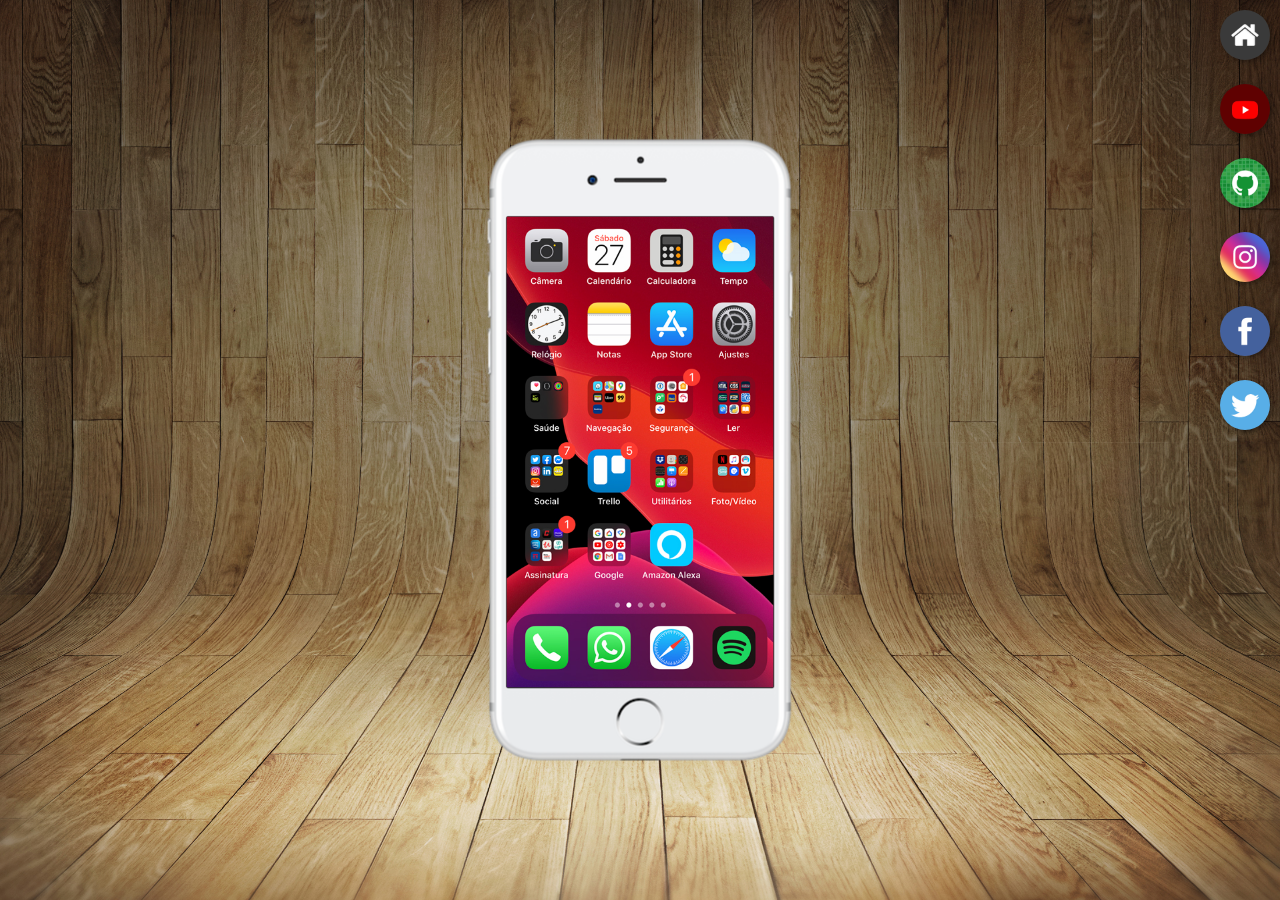
<file: index.html>
<!DOCTYPE html>
<html lang="en">
<head>
    <meta charset="UTF-8">
    <meta http-equiv="X-UA-Compatible" content="IE=edge">
    <meta name="viewport" content="width=device-width, initial-scale=1.0">
    <title>Social Media</title>
    <link rel="stylesheet" href="estilos/style.css">
</head>
<body>
     <main>
        <section id="smartphone">
            <iframe src="home.html" frameborder="0" name="tela" id="tela">Imcompatível</iframe>

        </section>
        <section id="redessociais">
            <a href="home.html" target="tela"><img src="imagens/logo-home.jpg" alt="Home"></a><br>
            <a href="youtube.html" target="tela"><img src="imagens/logo-youtube.jpg" alt="Youtube"></a><br>
            <a href="github.html" target="tela"><img src="imagens/logo-github.jpg" alt="Github"></a><br>
            <a href="instagram.html" target="tela"><img src="imagens/logo-instagram.jpg" alt="Instagram"></a><br>
            <a href="facebook.html" target="tela"><img src="imagens/logo-facebook.jpg" alt="Facebook"></a><br>
            <a href="twitter.html" target="tela"> <img src="imagens/logo-twitter.jpg" alt="logo-twitter"></a>

        </section>
     </main>
    
</body>
</html>
</file>
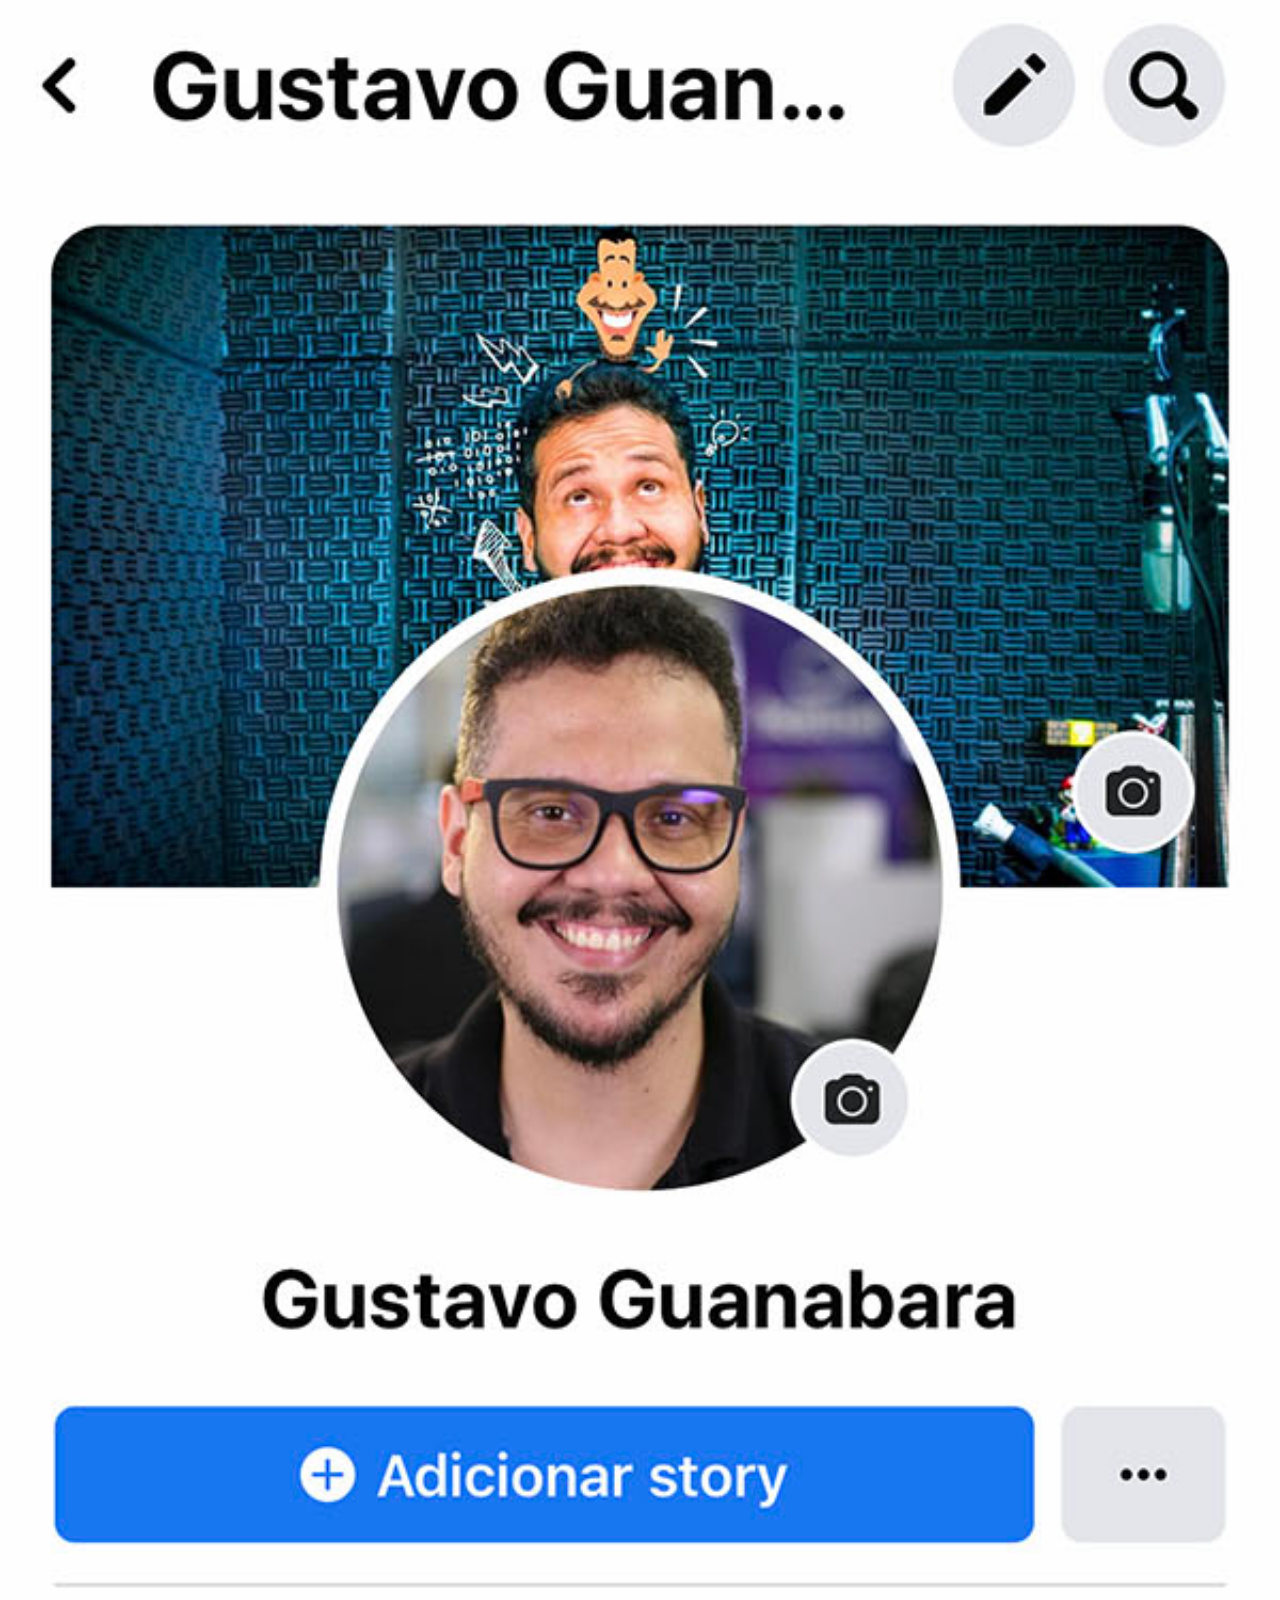
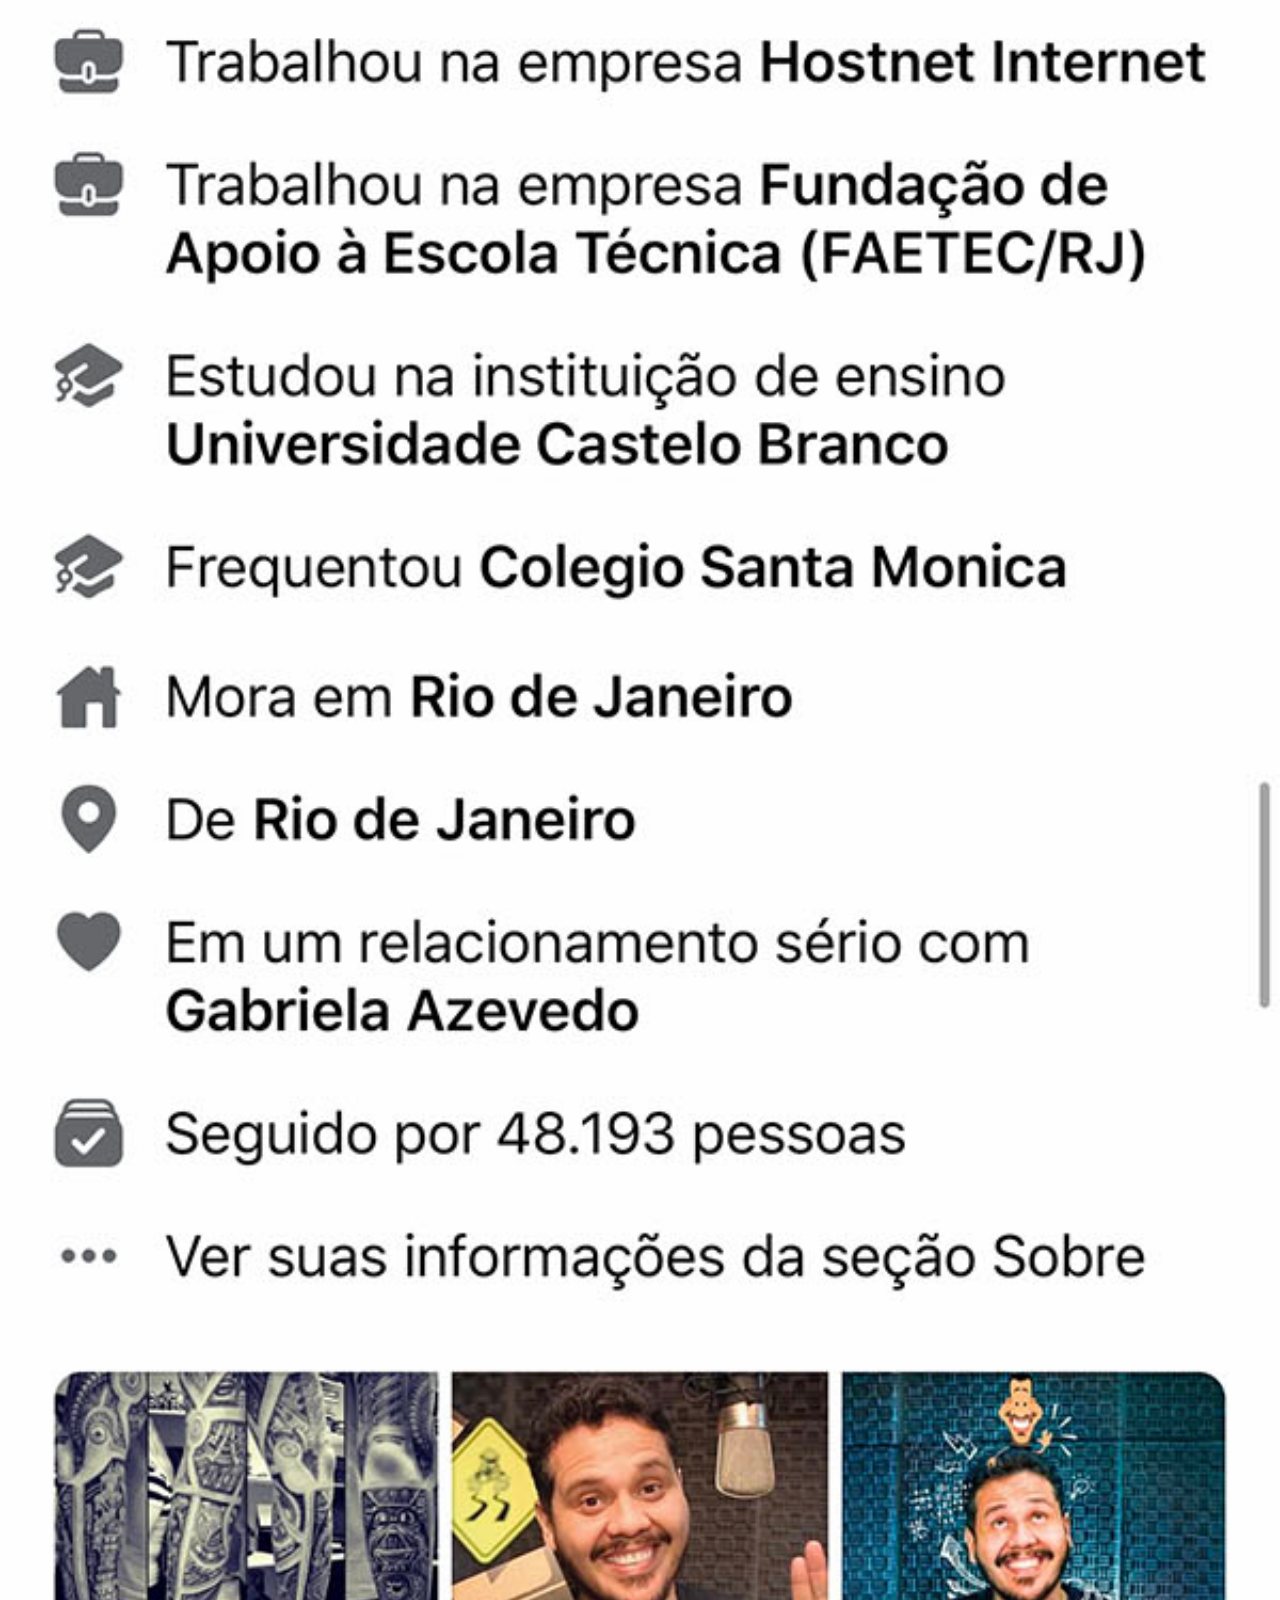
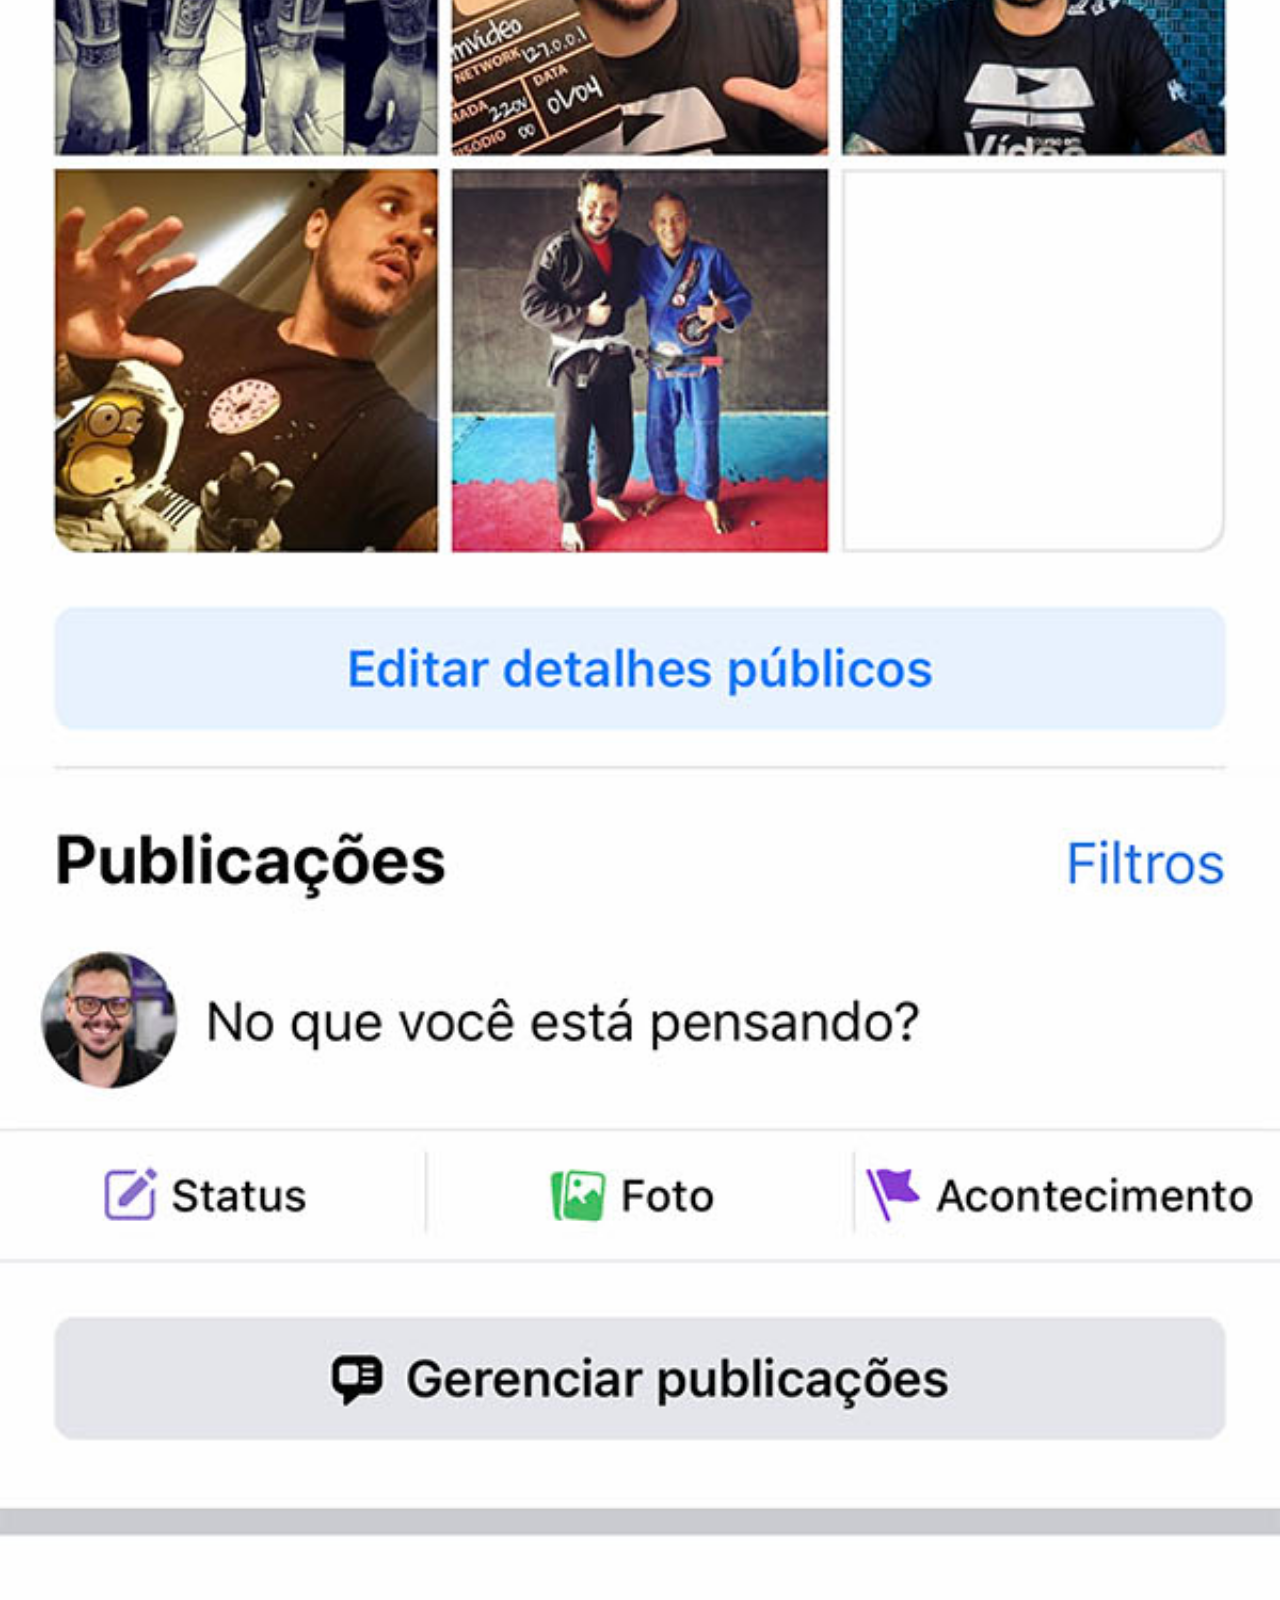
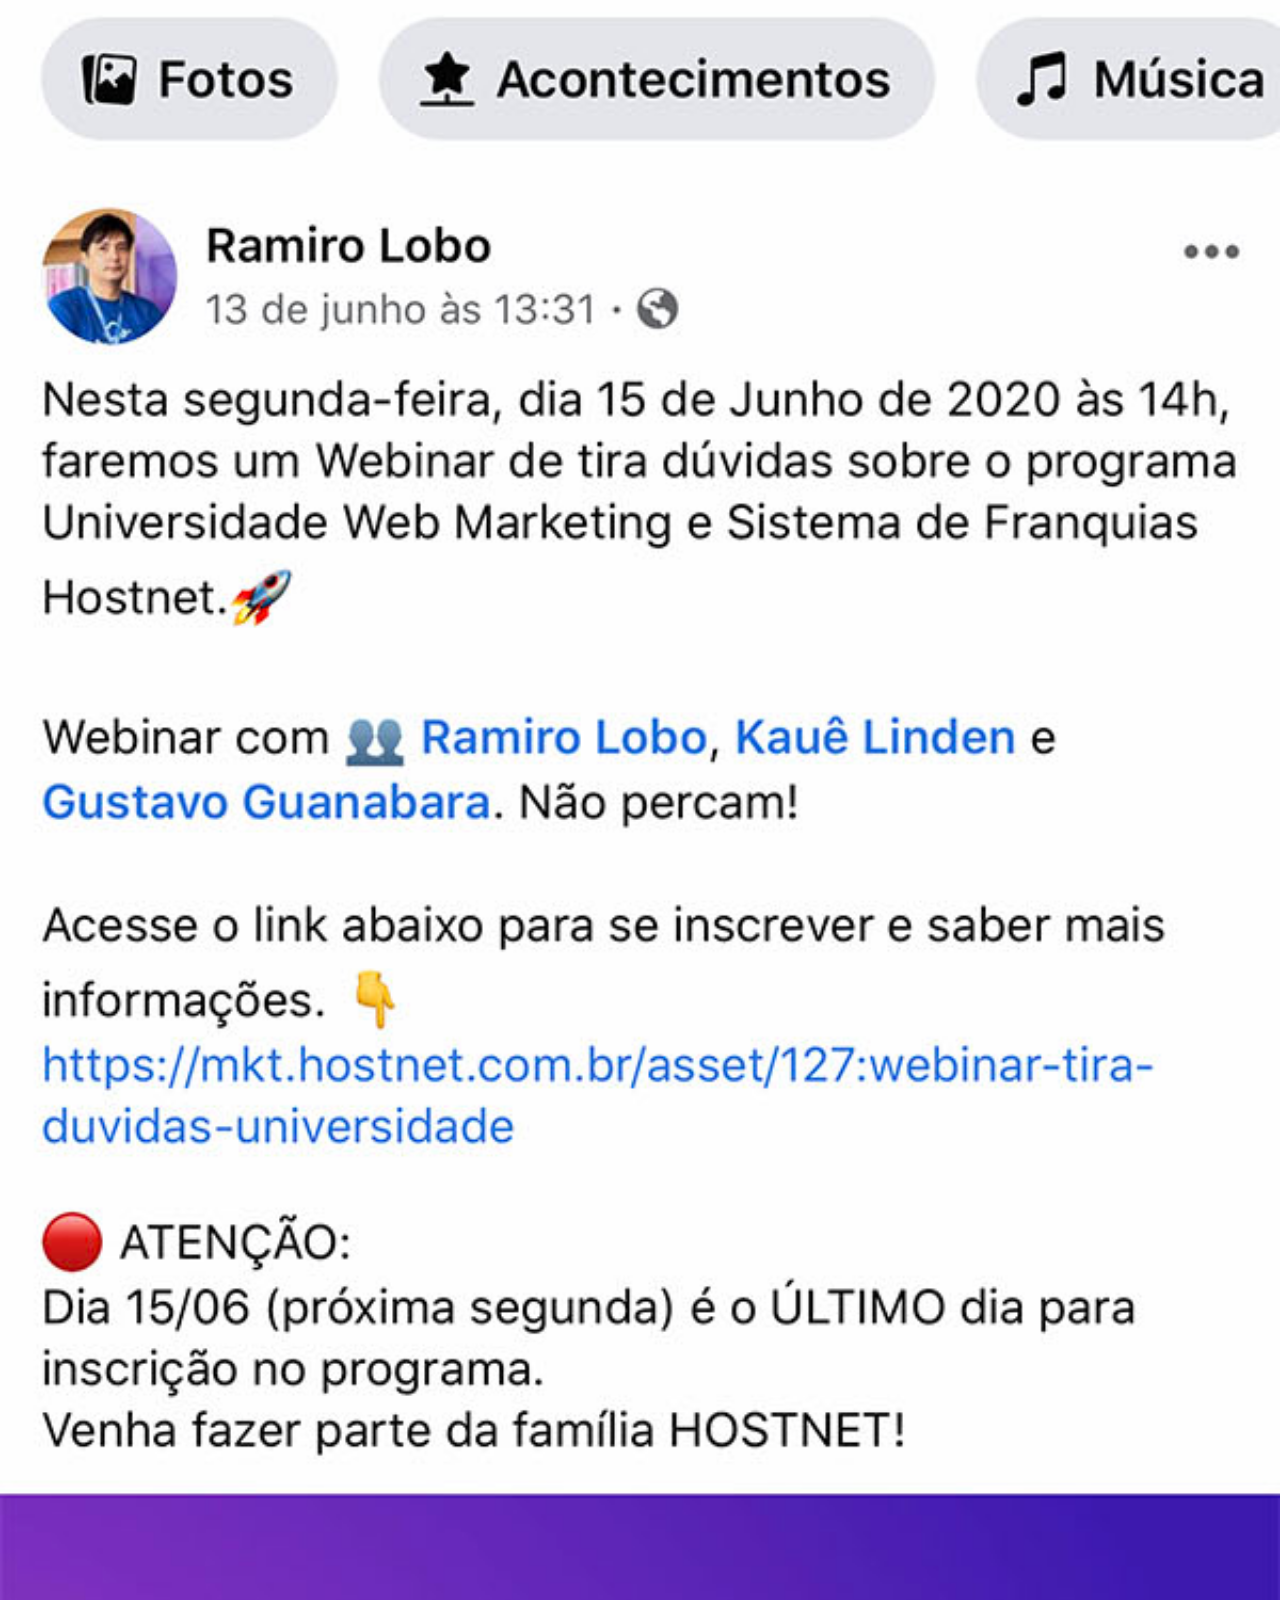
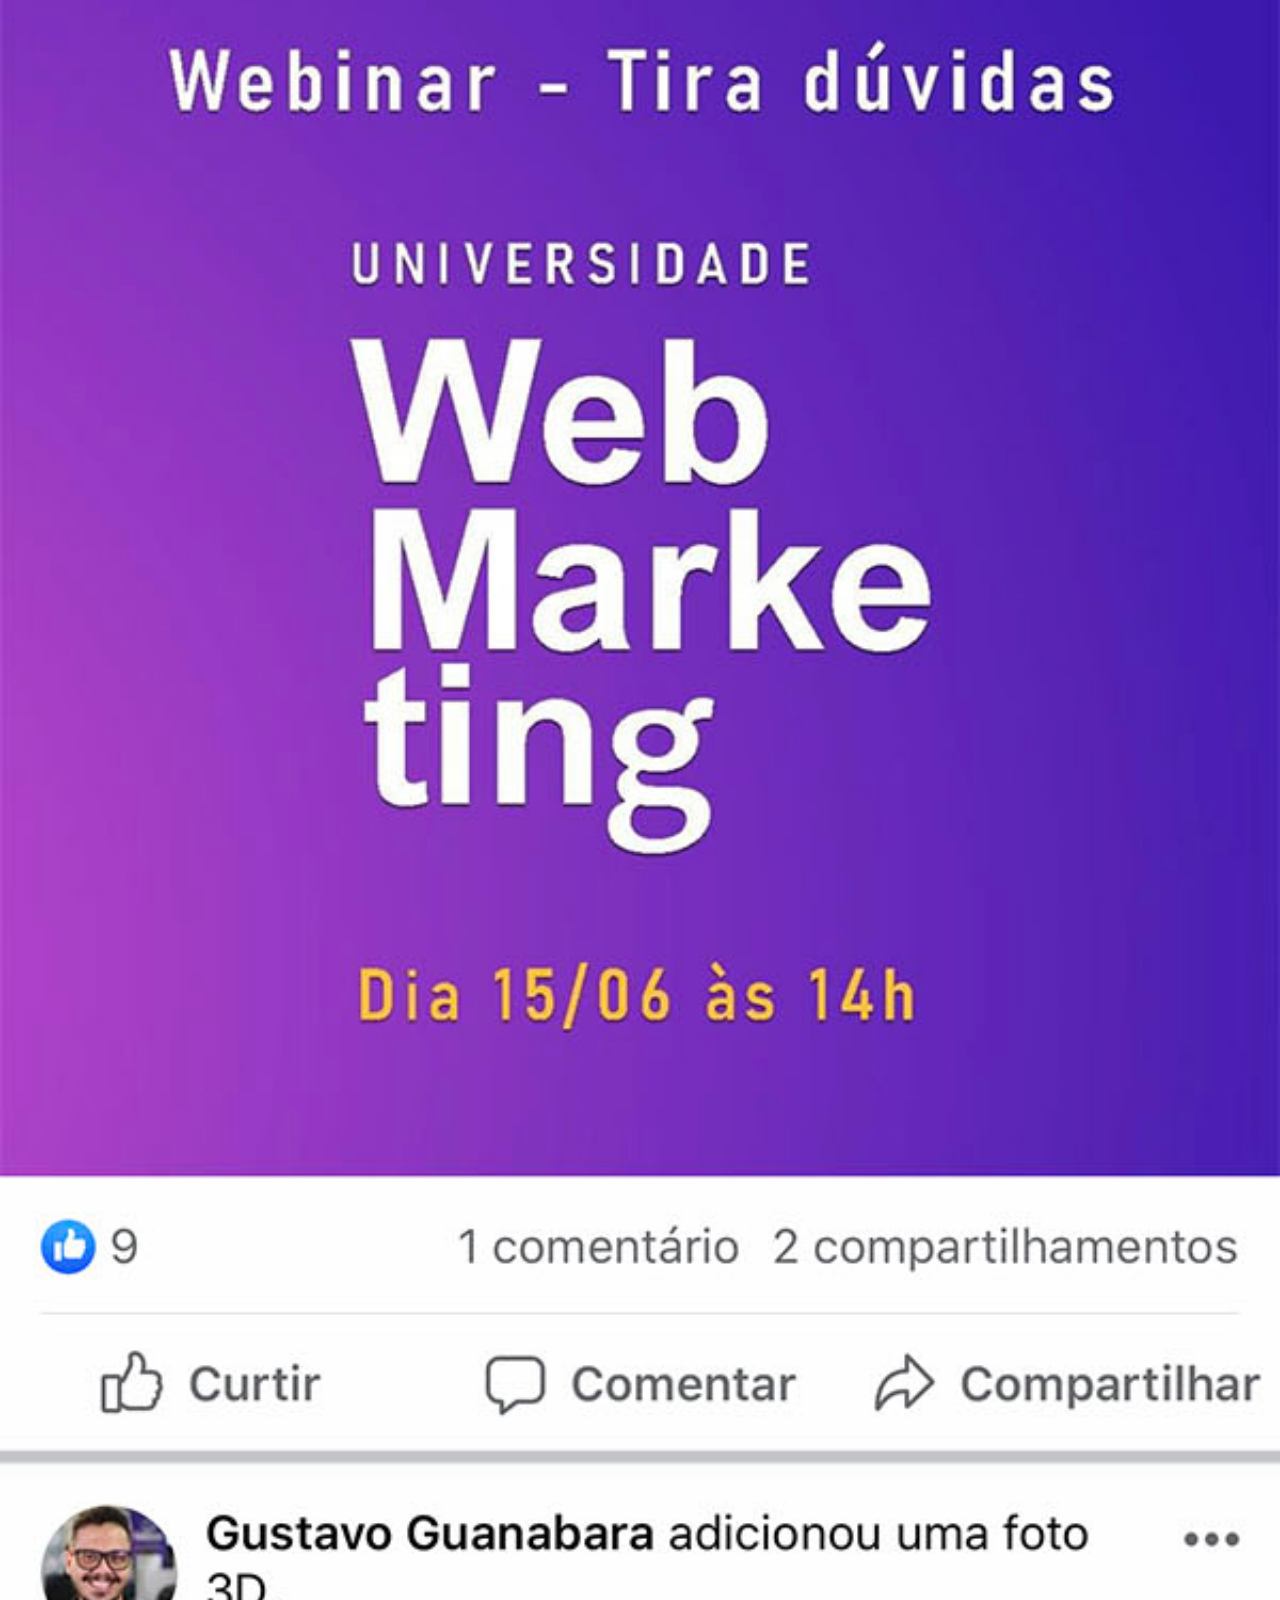
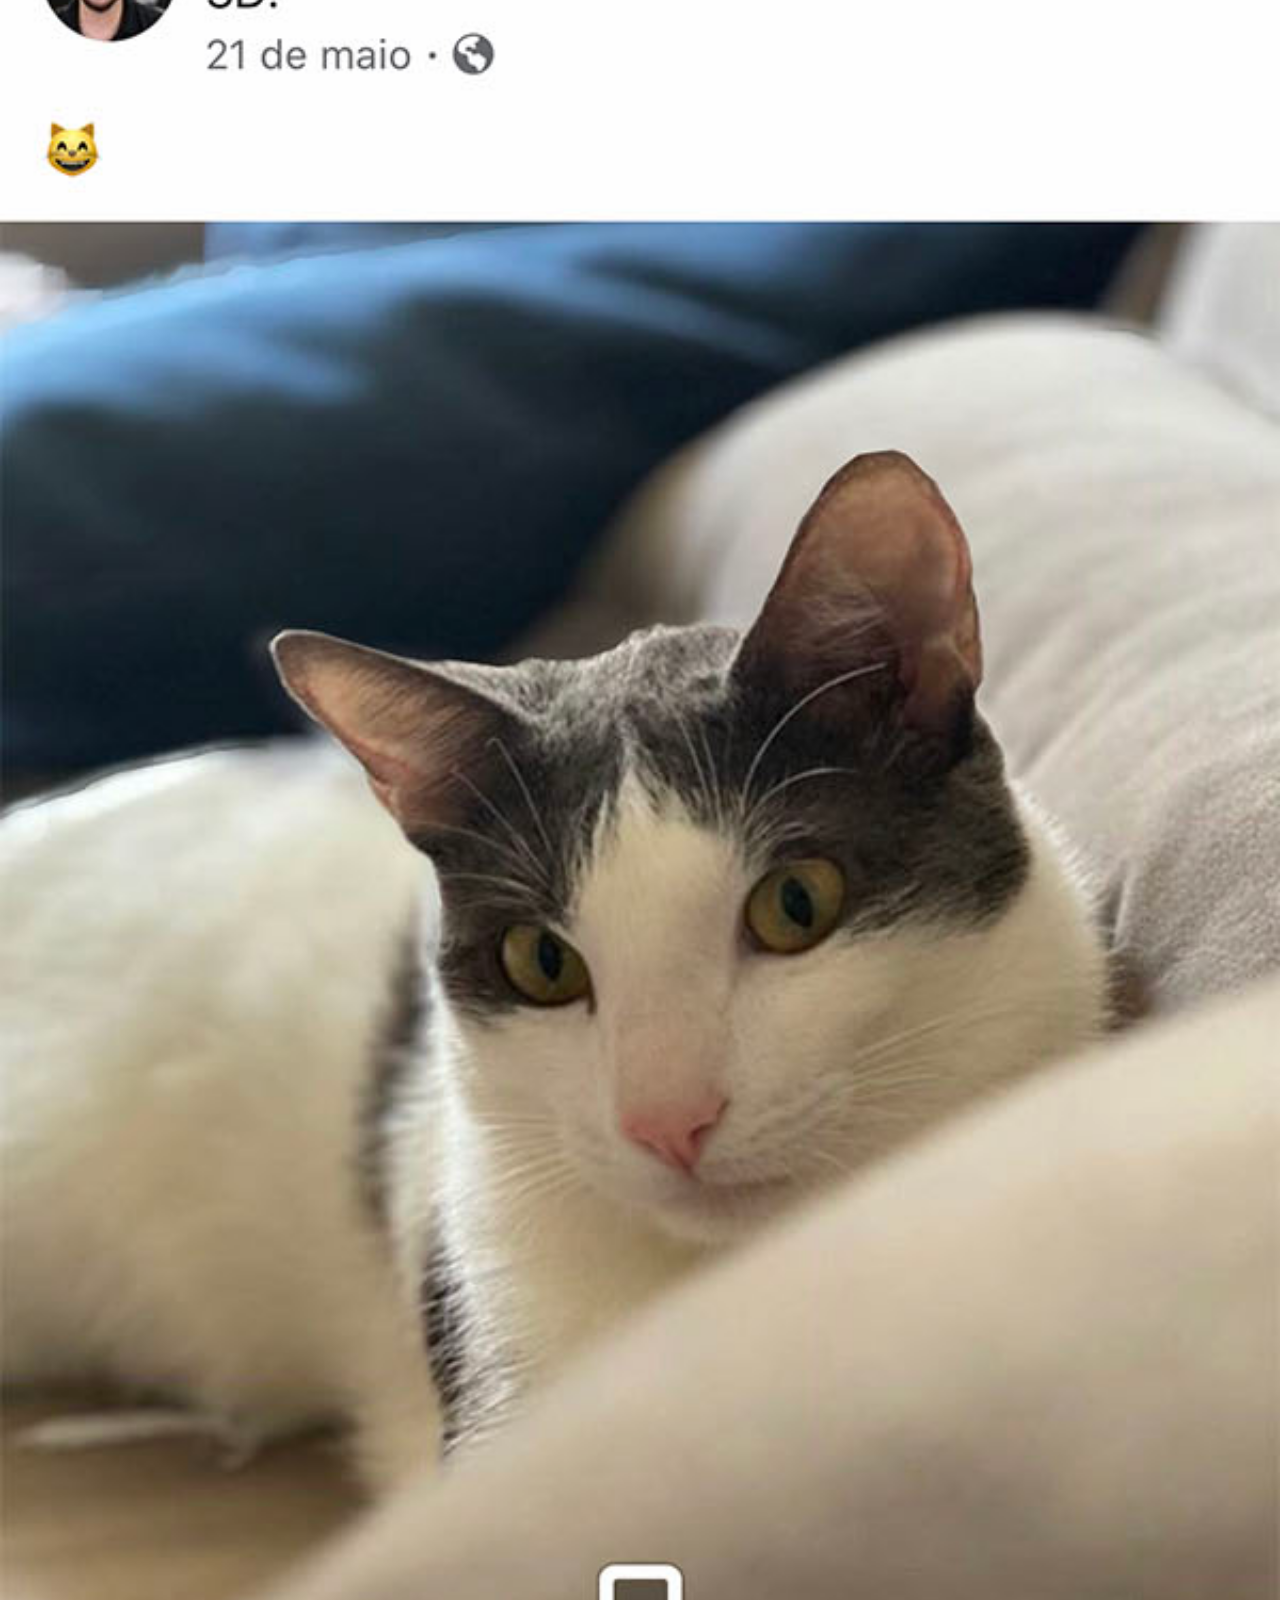
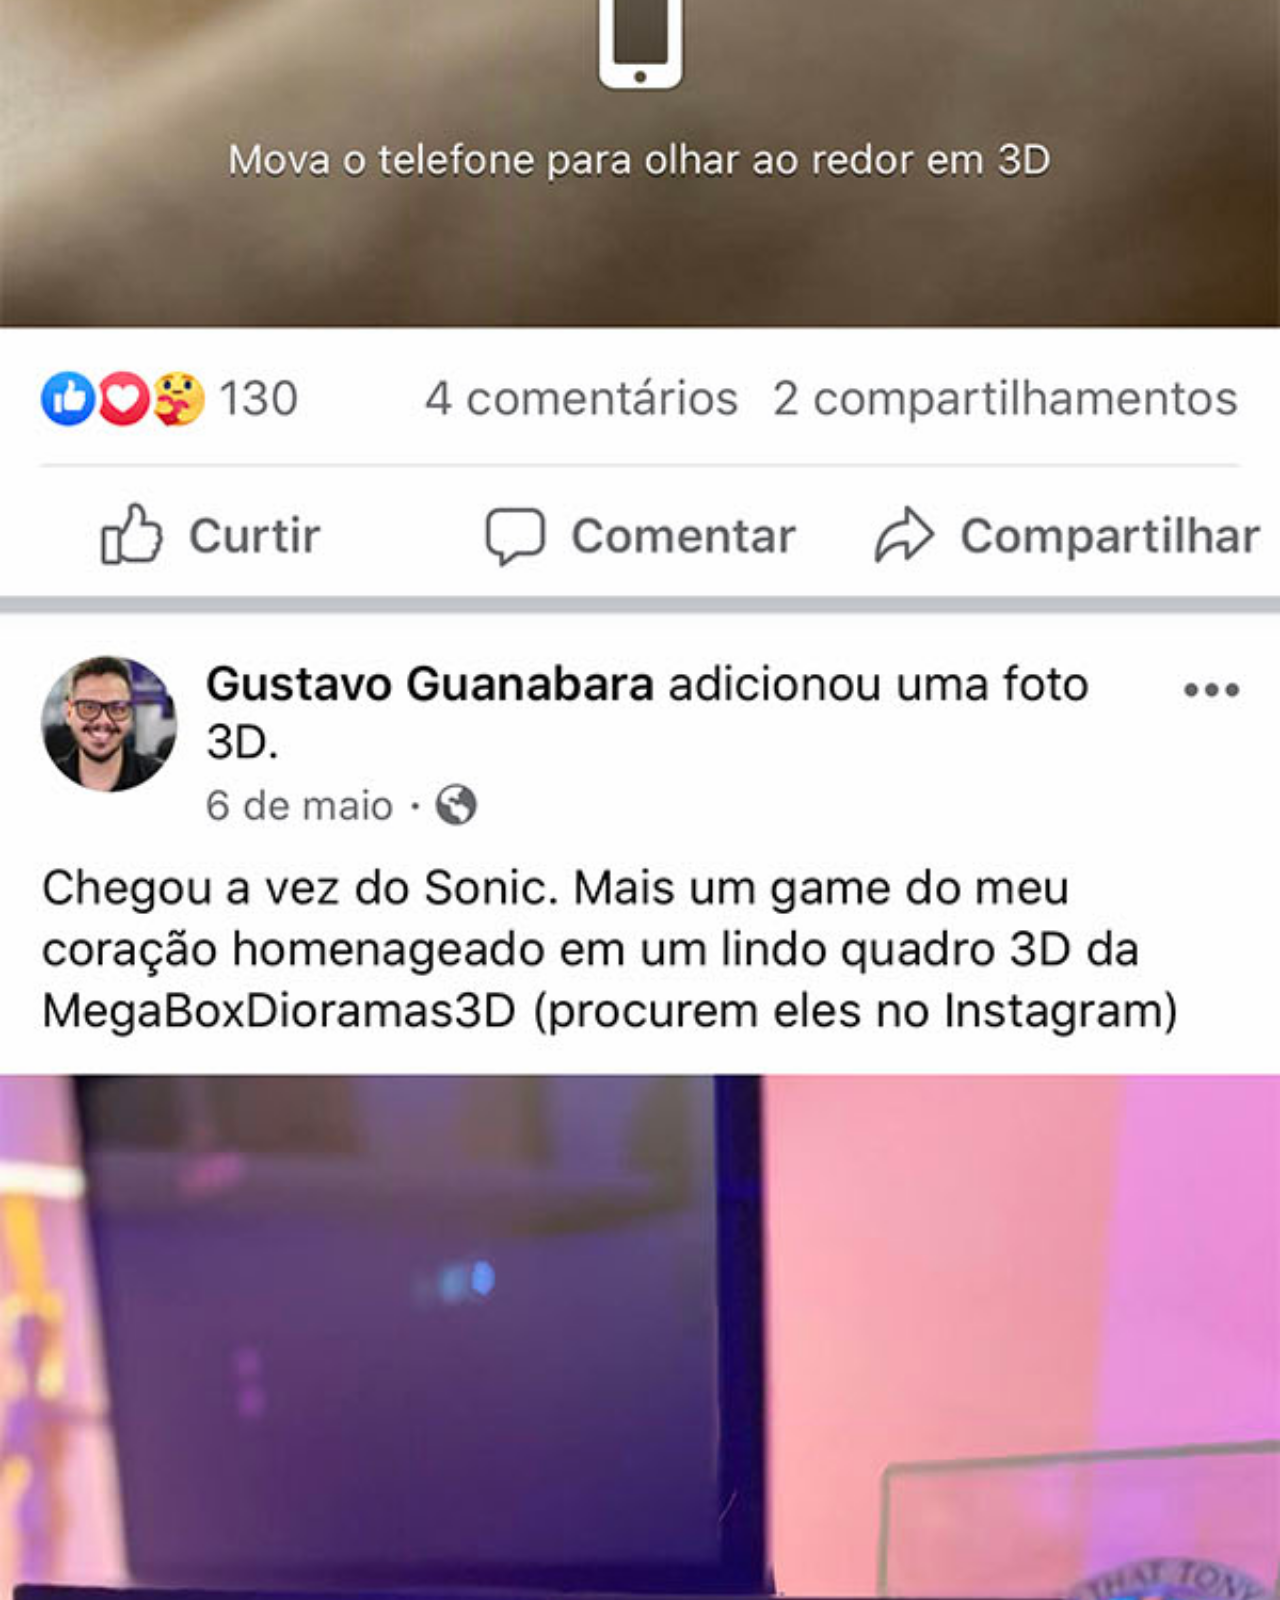
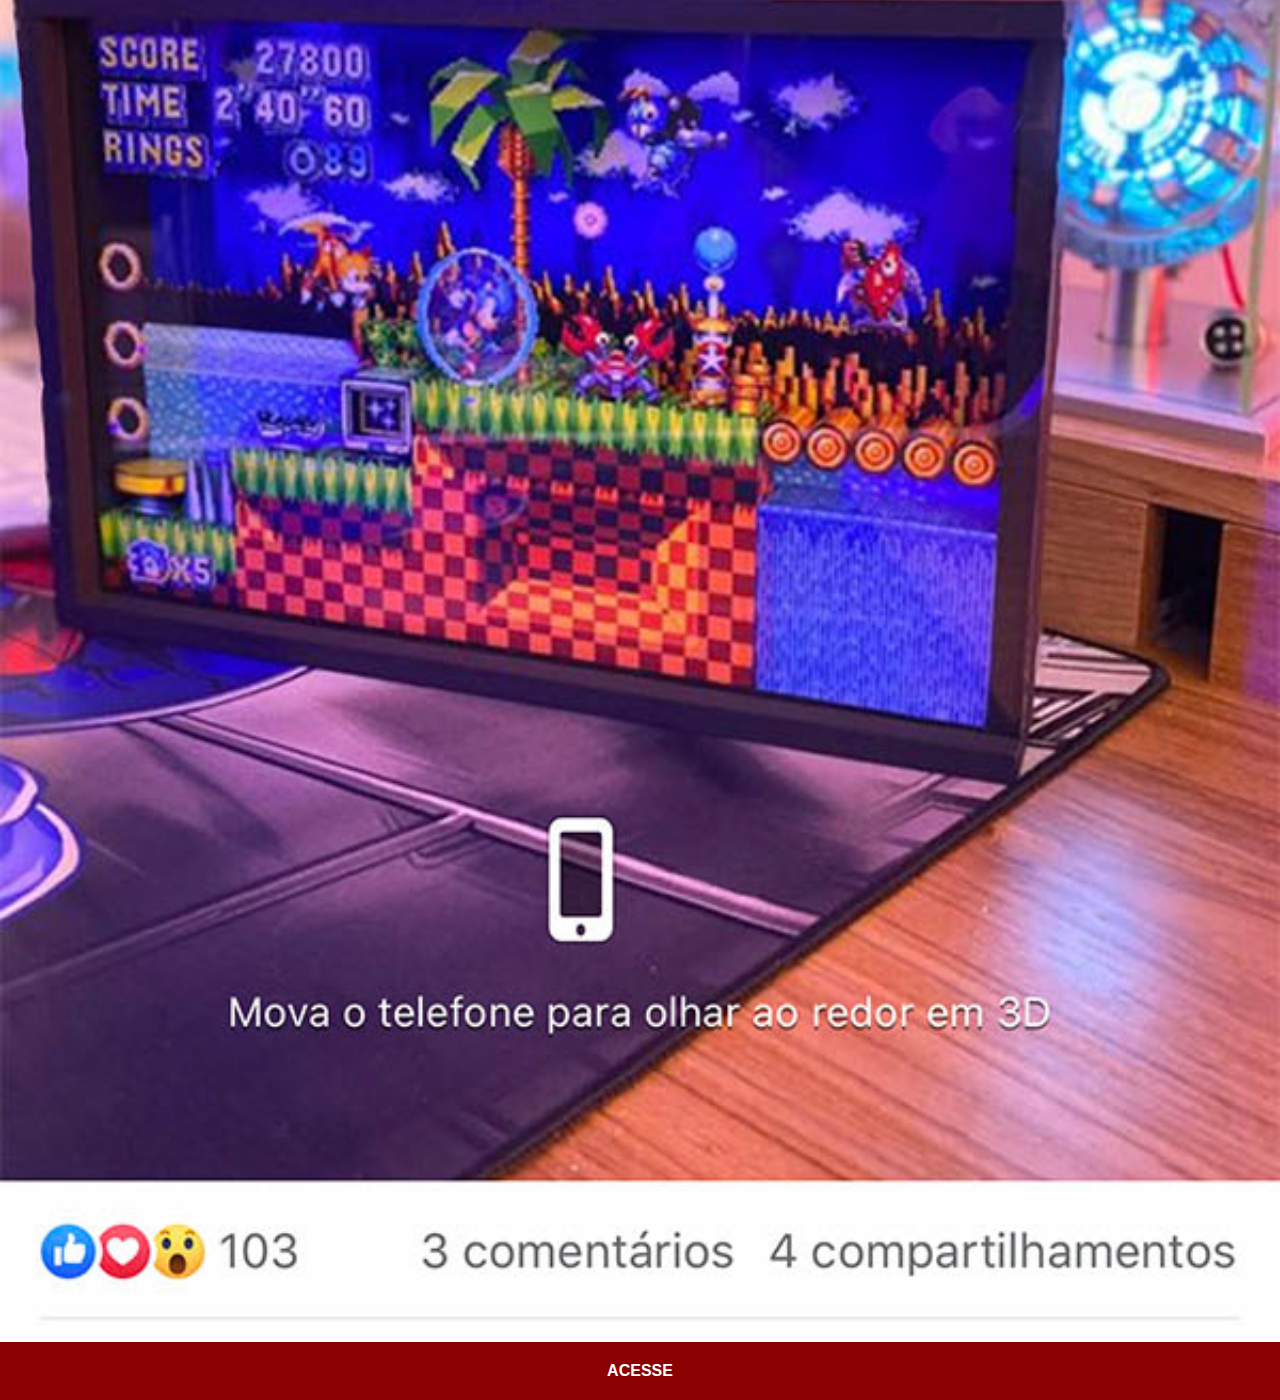
<file: facebook.html>
<!DOCTYPE html>
<html lang="en">
<head>
    <meta charset="UTF-8">
    <meta http-equiv="X-UA-Compatible" content="IE=edge">
    <meta name="viewport" content="width=device-width, initial-scale=1.0">
    <title>Facebook</title>
    <link rel="stylesheet" href="estilos/social.css">
</head>
<body>
    <img src="imagens/tela-facebook.jpg" alt="Facebook">
    <a href="https://pt-br.facebook.com/gustavoguanabara/">ACESSE</a>
    
</body>
</html>
</file>
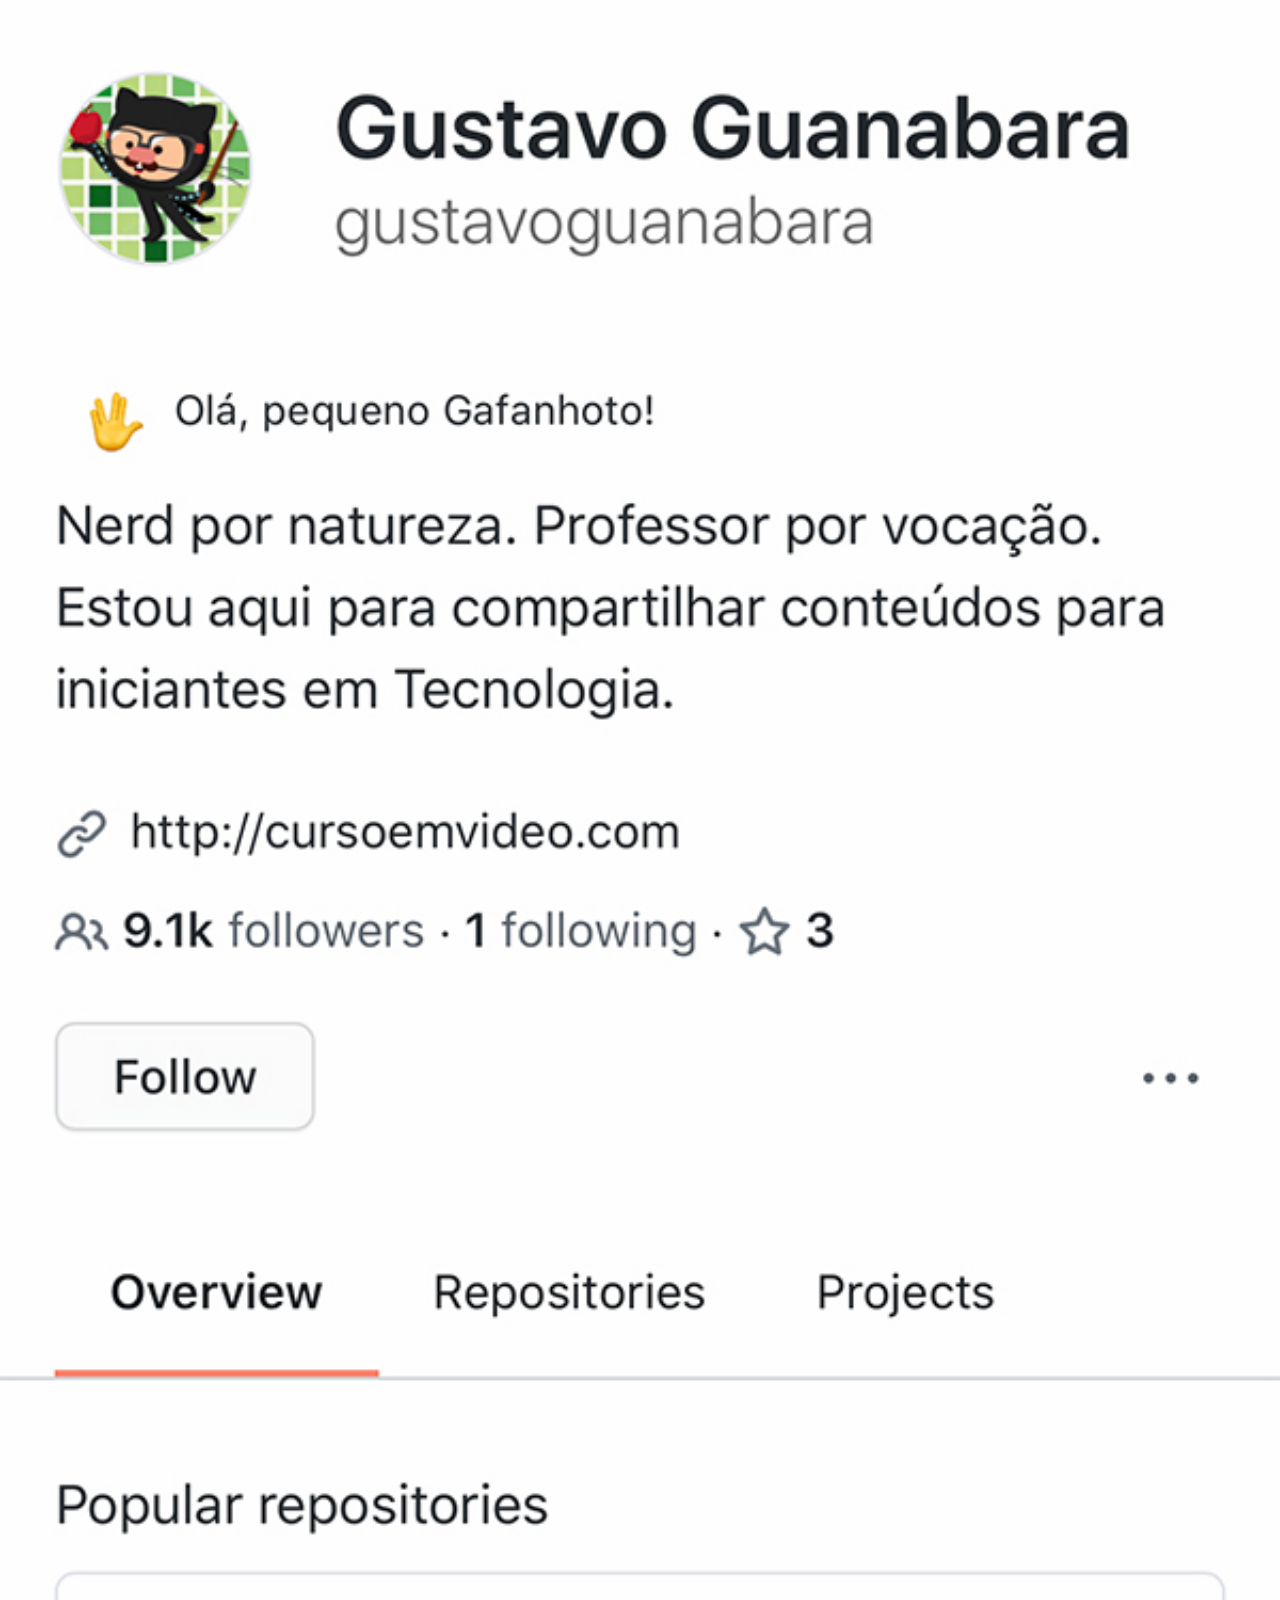
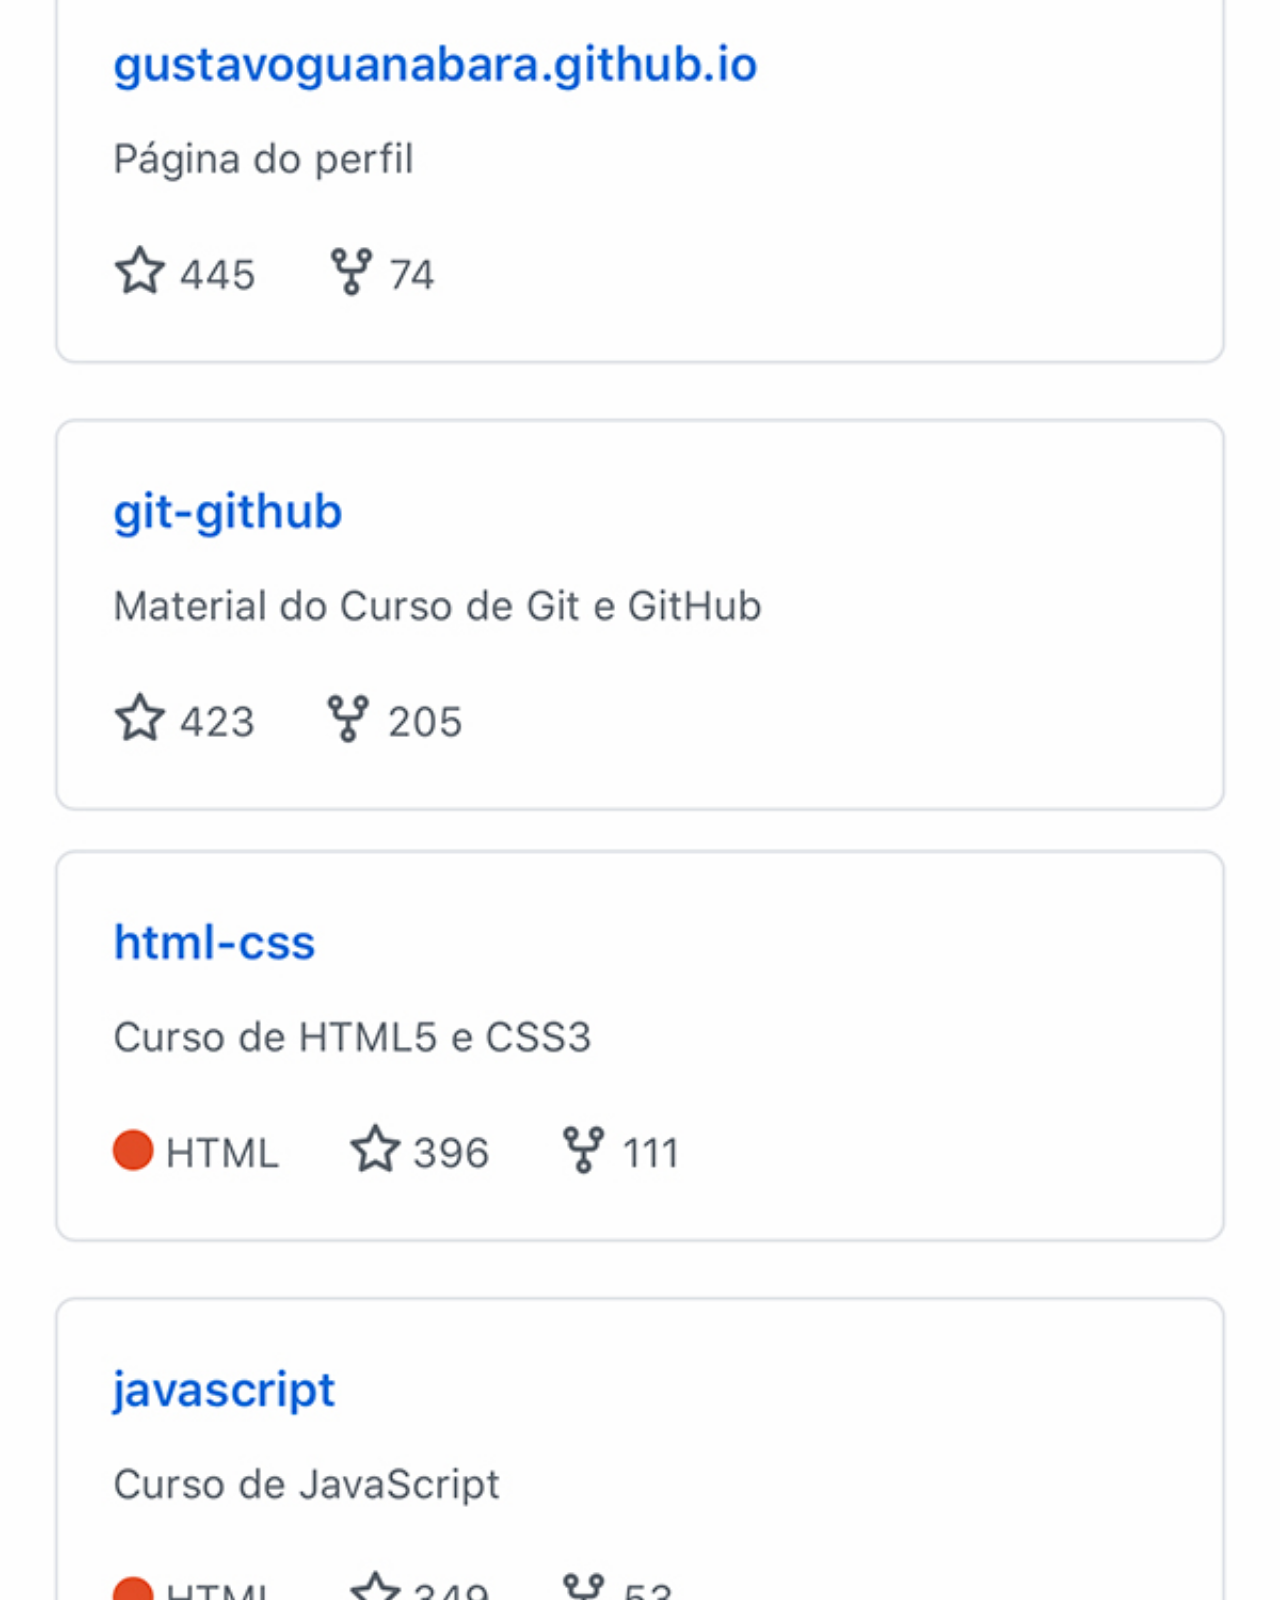
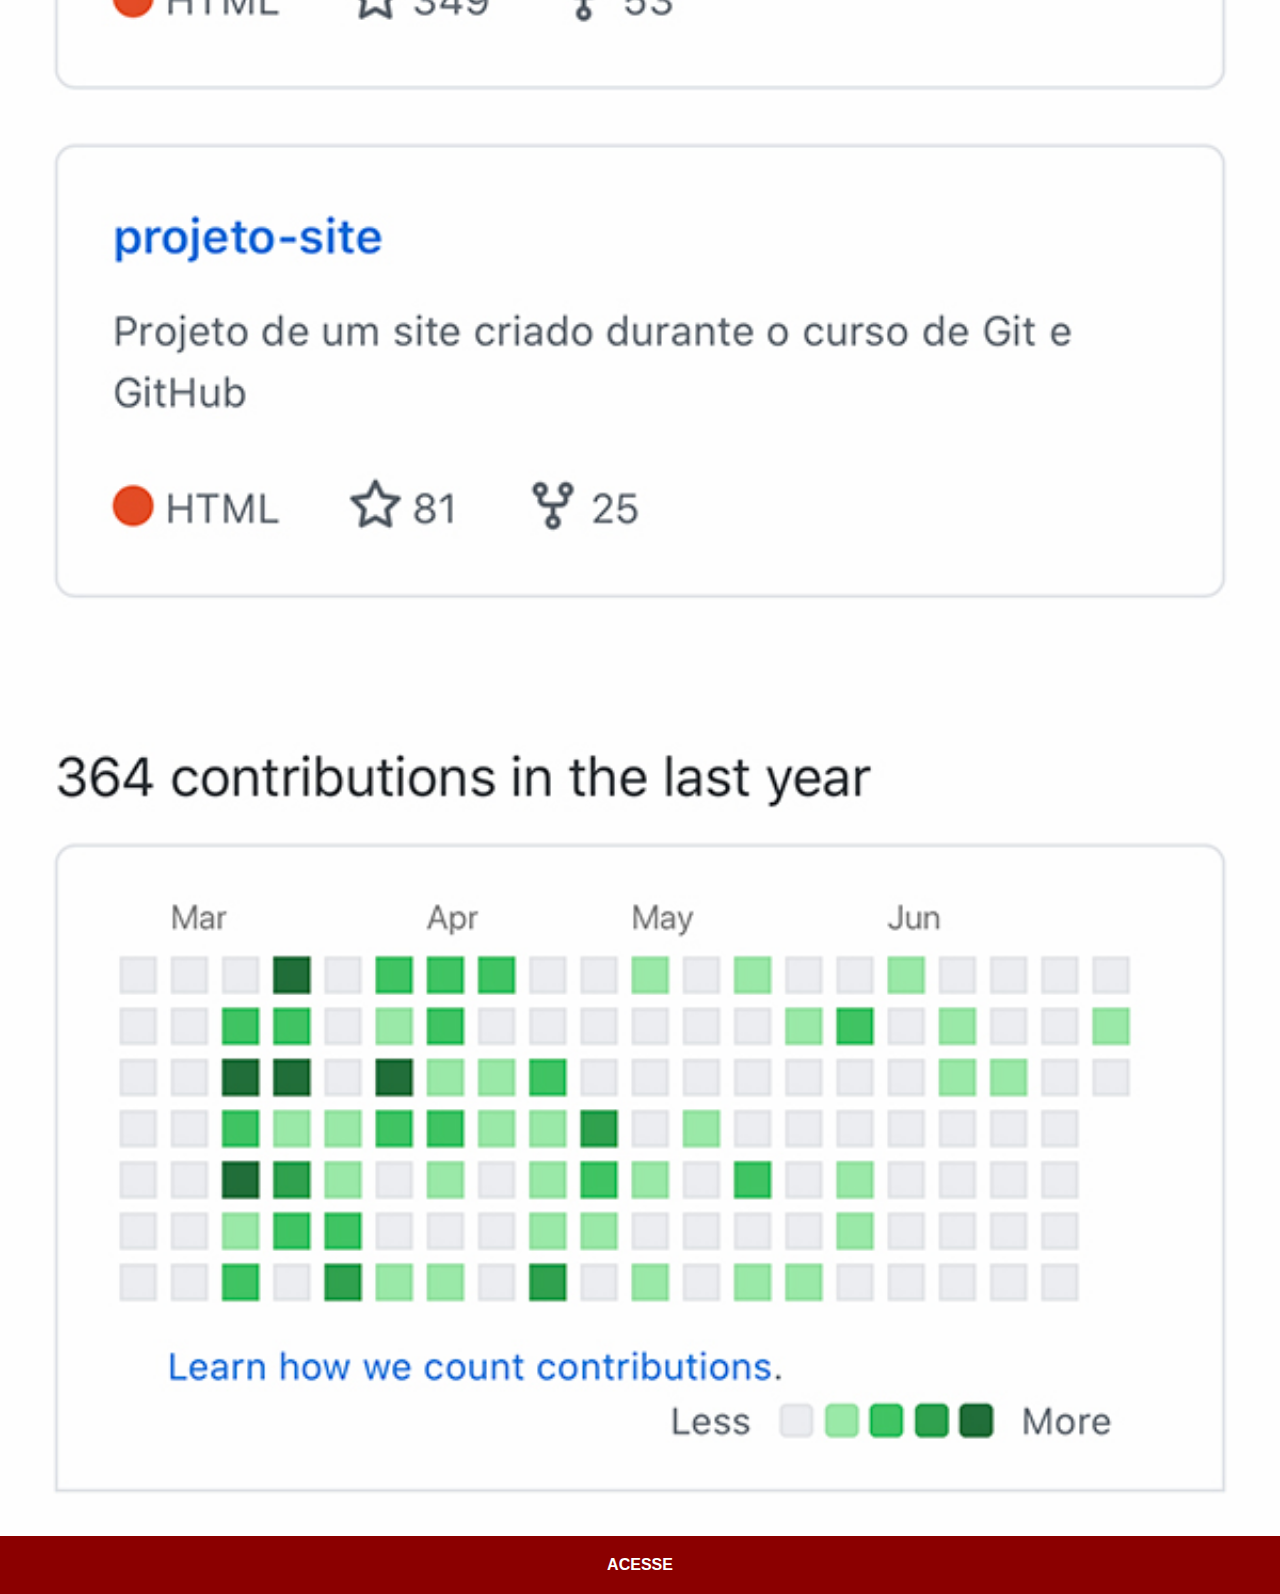
<file: github.html>
<!DOCTYPE html>
<html lang="pt-br">
<head>
    <meta charset="UTF-8">
    <meta http-equiv="X-UA-Compatible" content="IE=edge">
    <meta name="viewport" content="width=device-width, initial-scale=1.0">
    <title>Github</title>
    <link rel="stylesheet" href="estilos/social.css">
</head>
<body>
    <img src="imagens/tela-github.jpg" alt="">
    <a href="https://gustavoguanabara.github.io/">ACESSE</a>
    
</body>
</html>
</file>
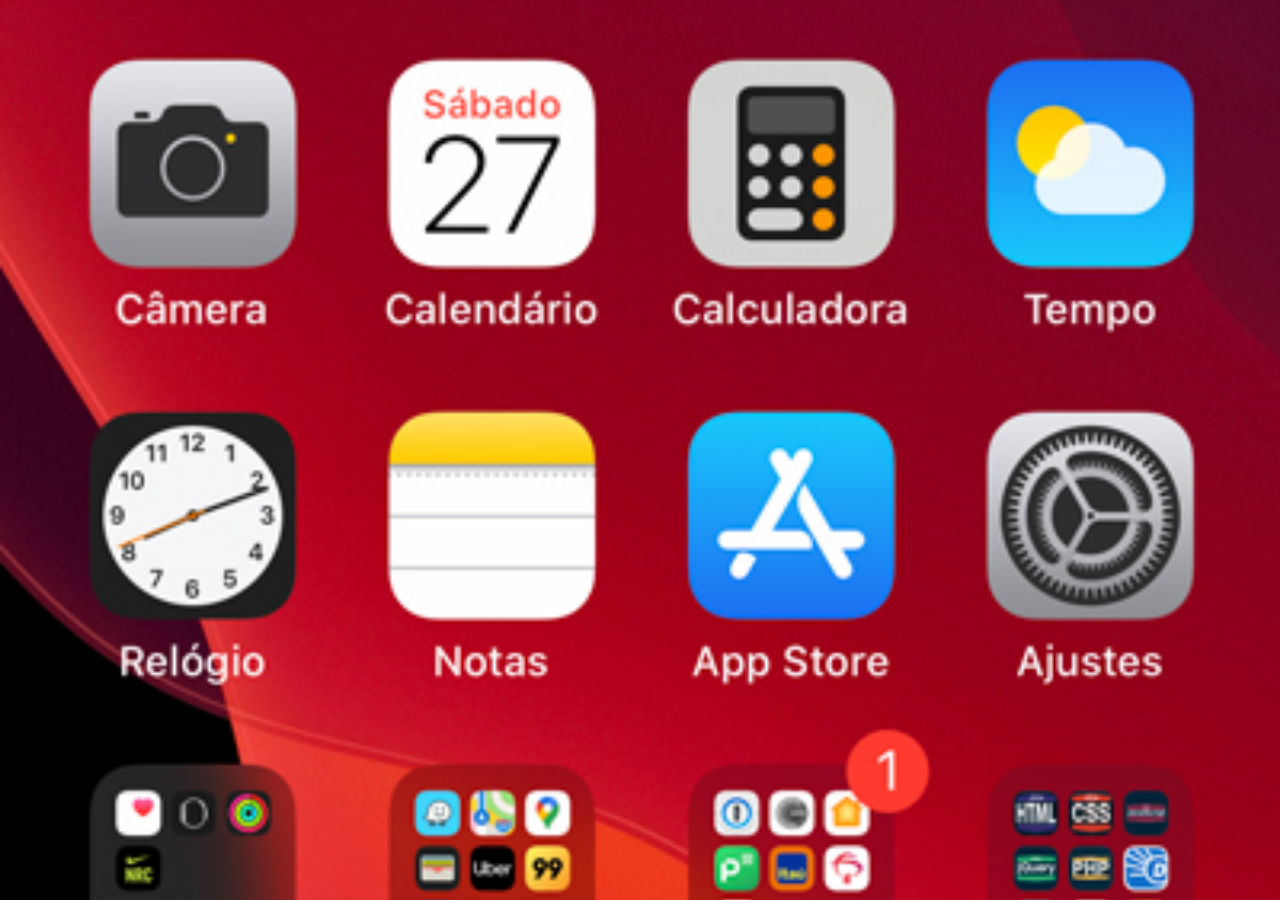
<file: home.html>
<!DOCTYPE html>
<html lang="pt-br">
<head>
    <meta charset="UTF-8">
    <meta http-equiv="X-UA-Compatible" content="IE=edge">
    <meta name="viewport" content="width=device-width, initial-scale=1.0">
    <title>Home</title>
</head>
<style>
    *{
        margin: 0px;
        padding: 0px;
    }
   body {
    width: 100vw;
    height: 100vh;
    background: black url(imagens/tela-home.jpg) no-repeat top center;
    background-size: cover;
    

    }
</style>
<body>
    
</body>
</html>
</file>
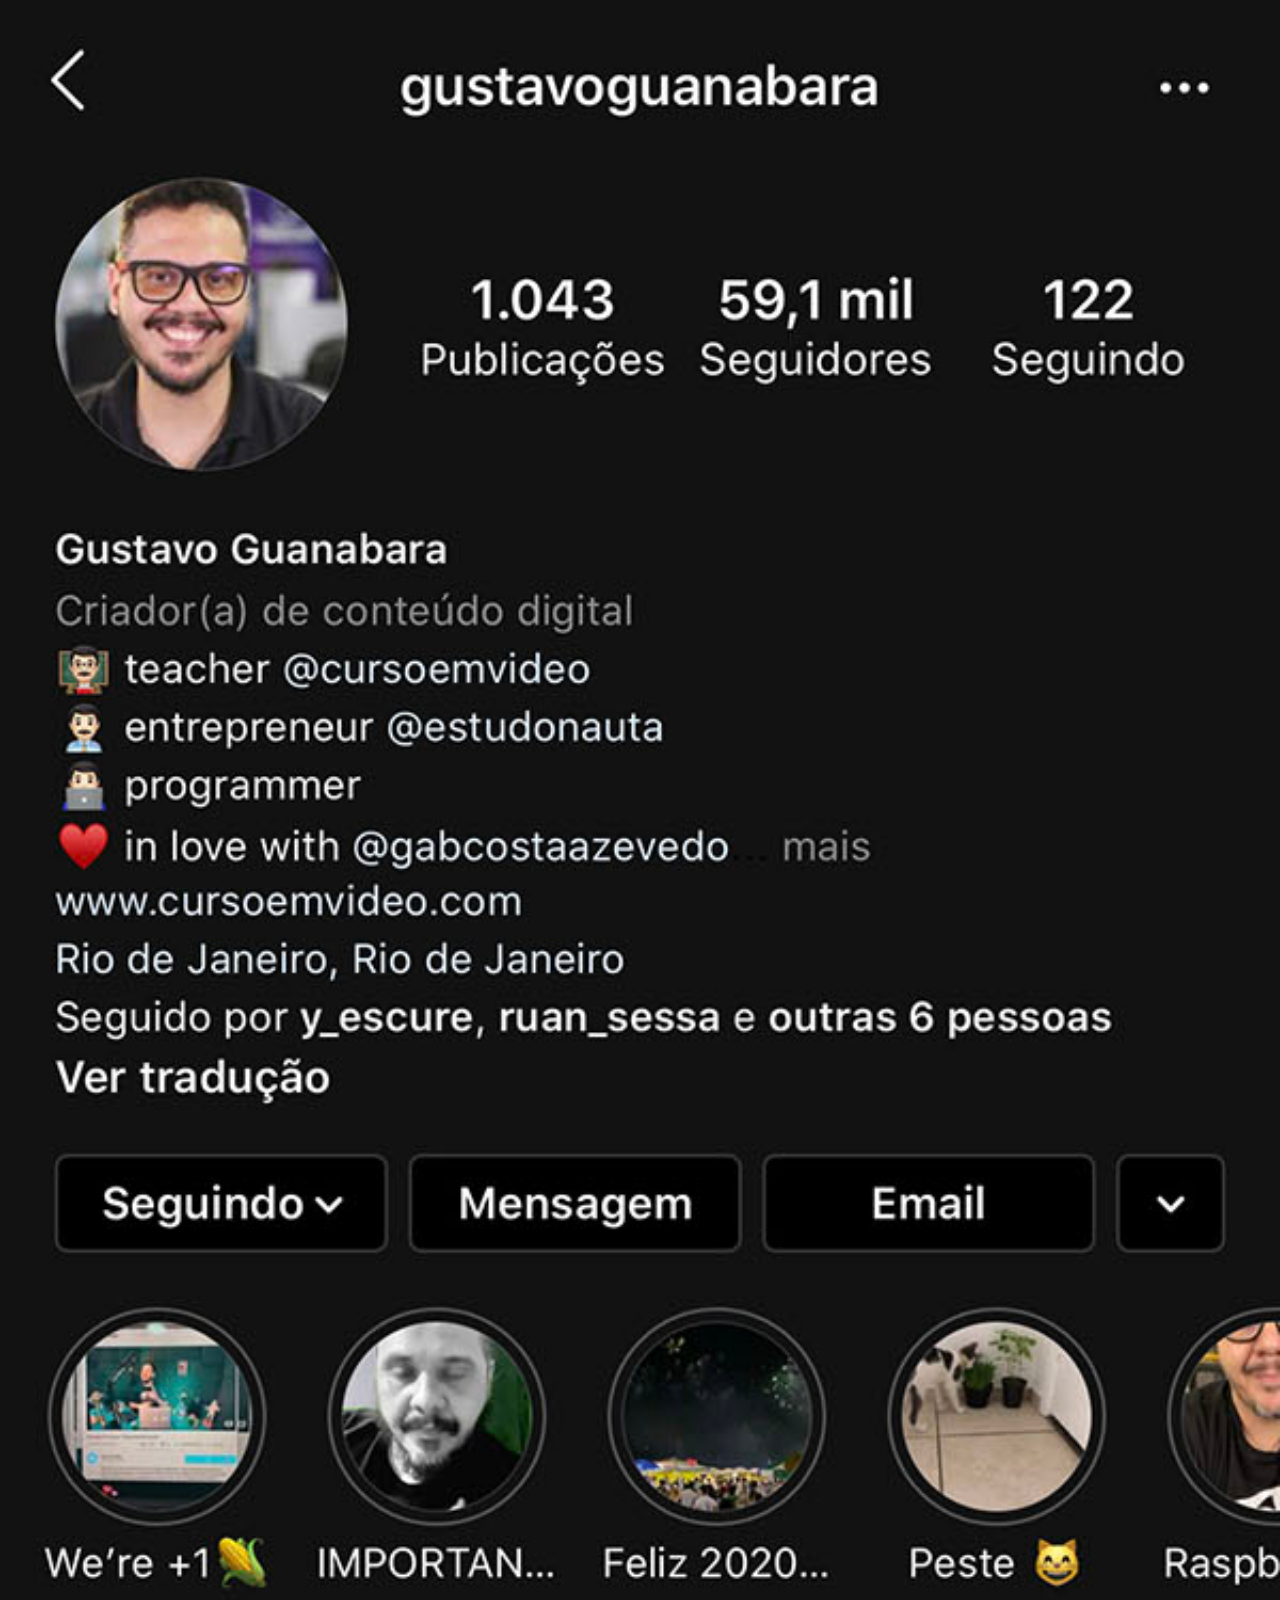
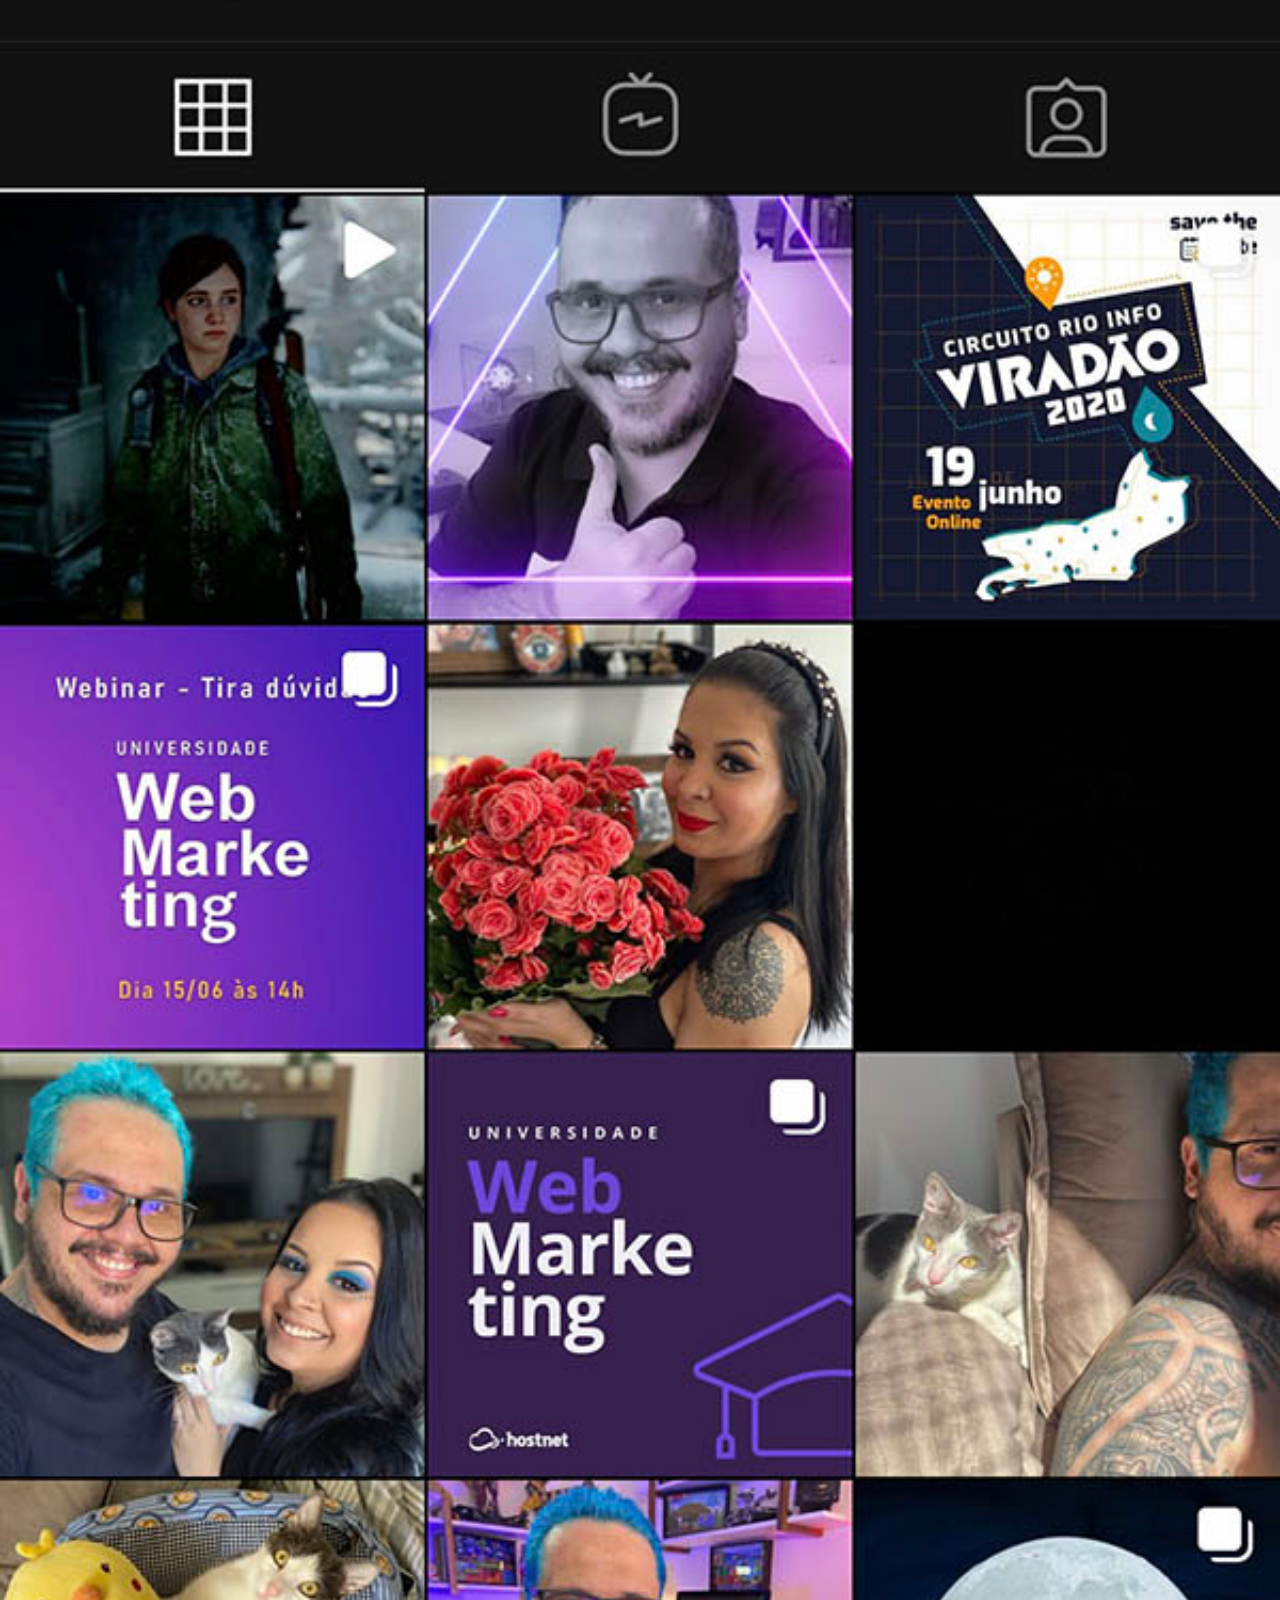
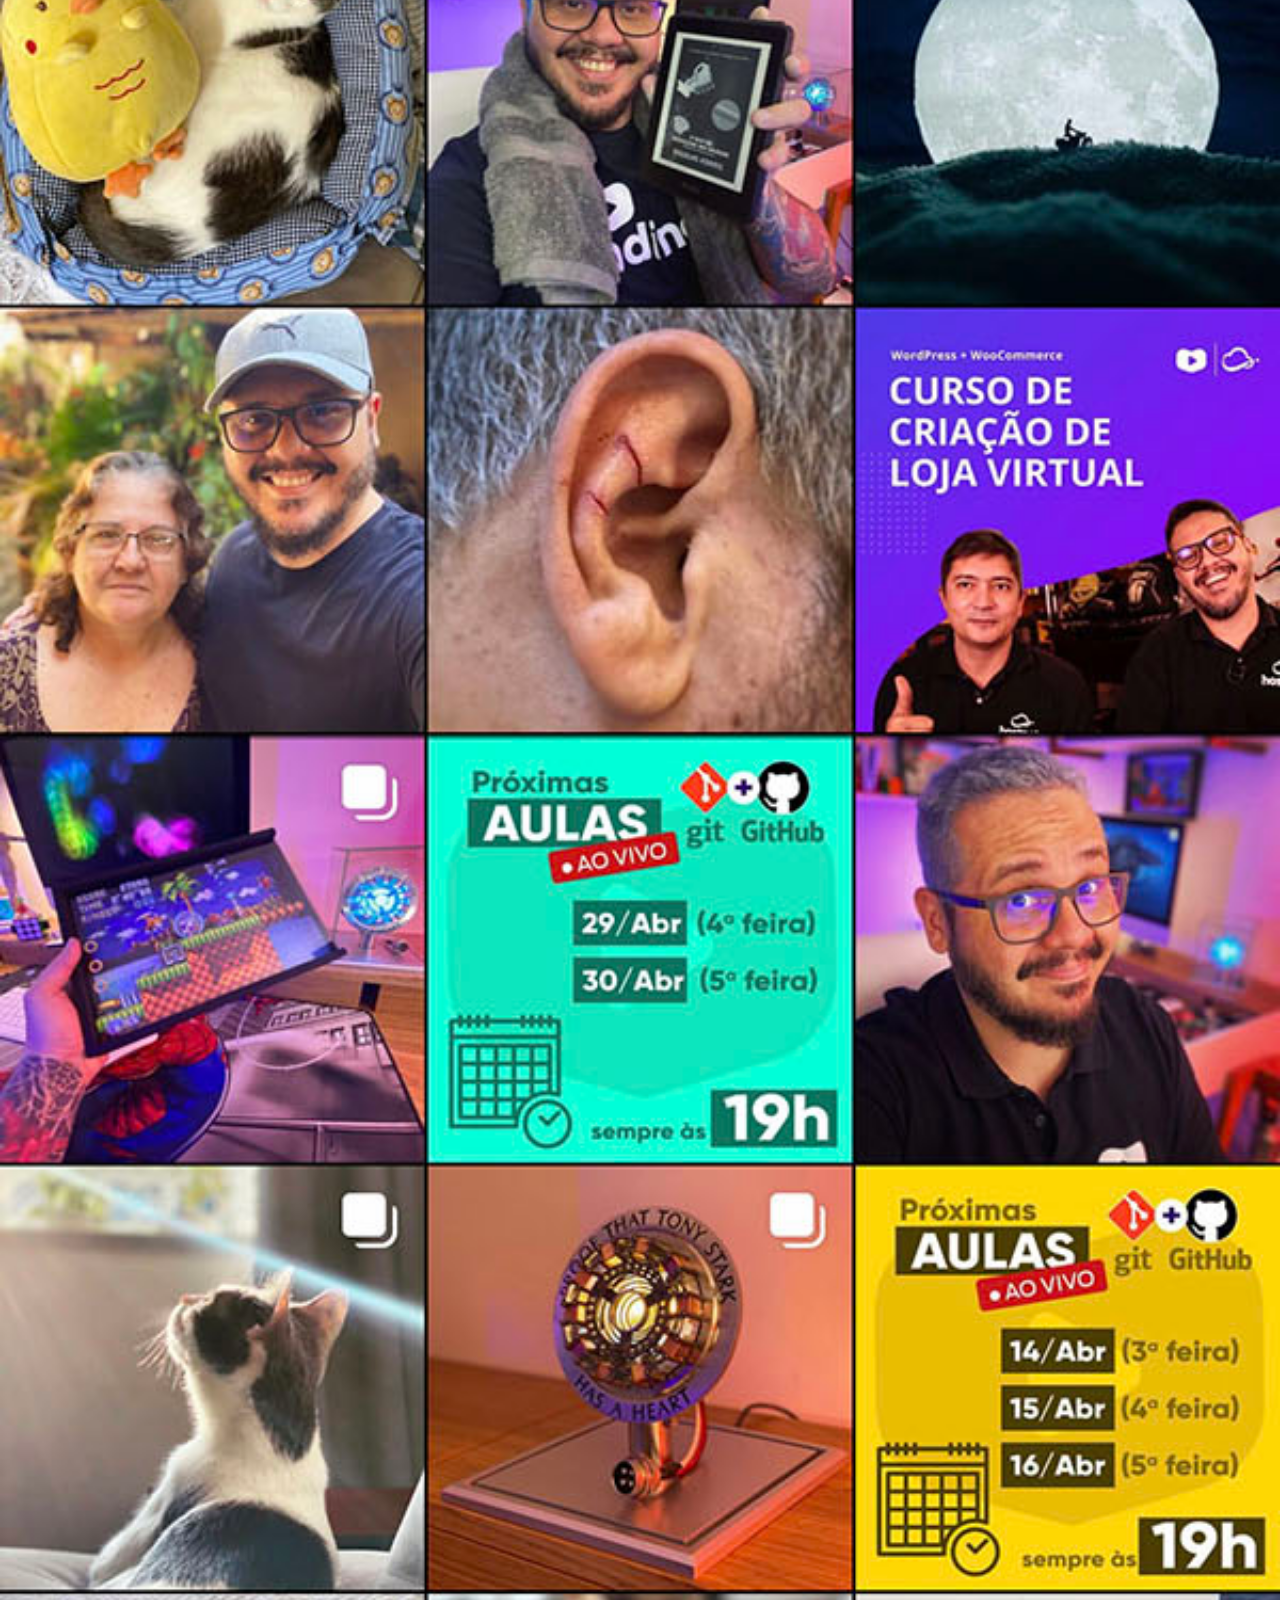
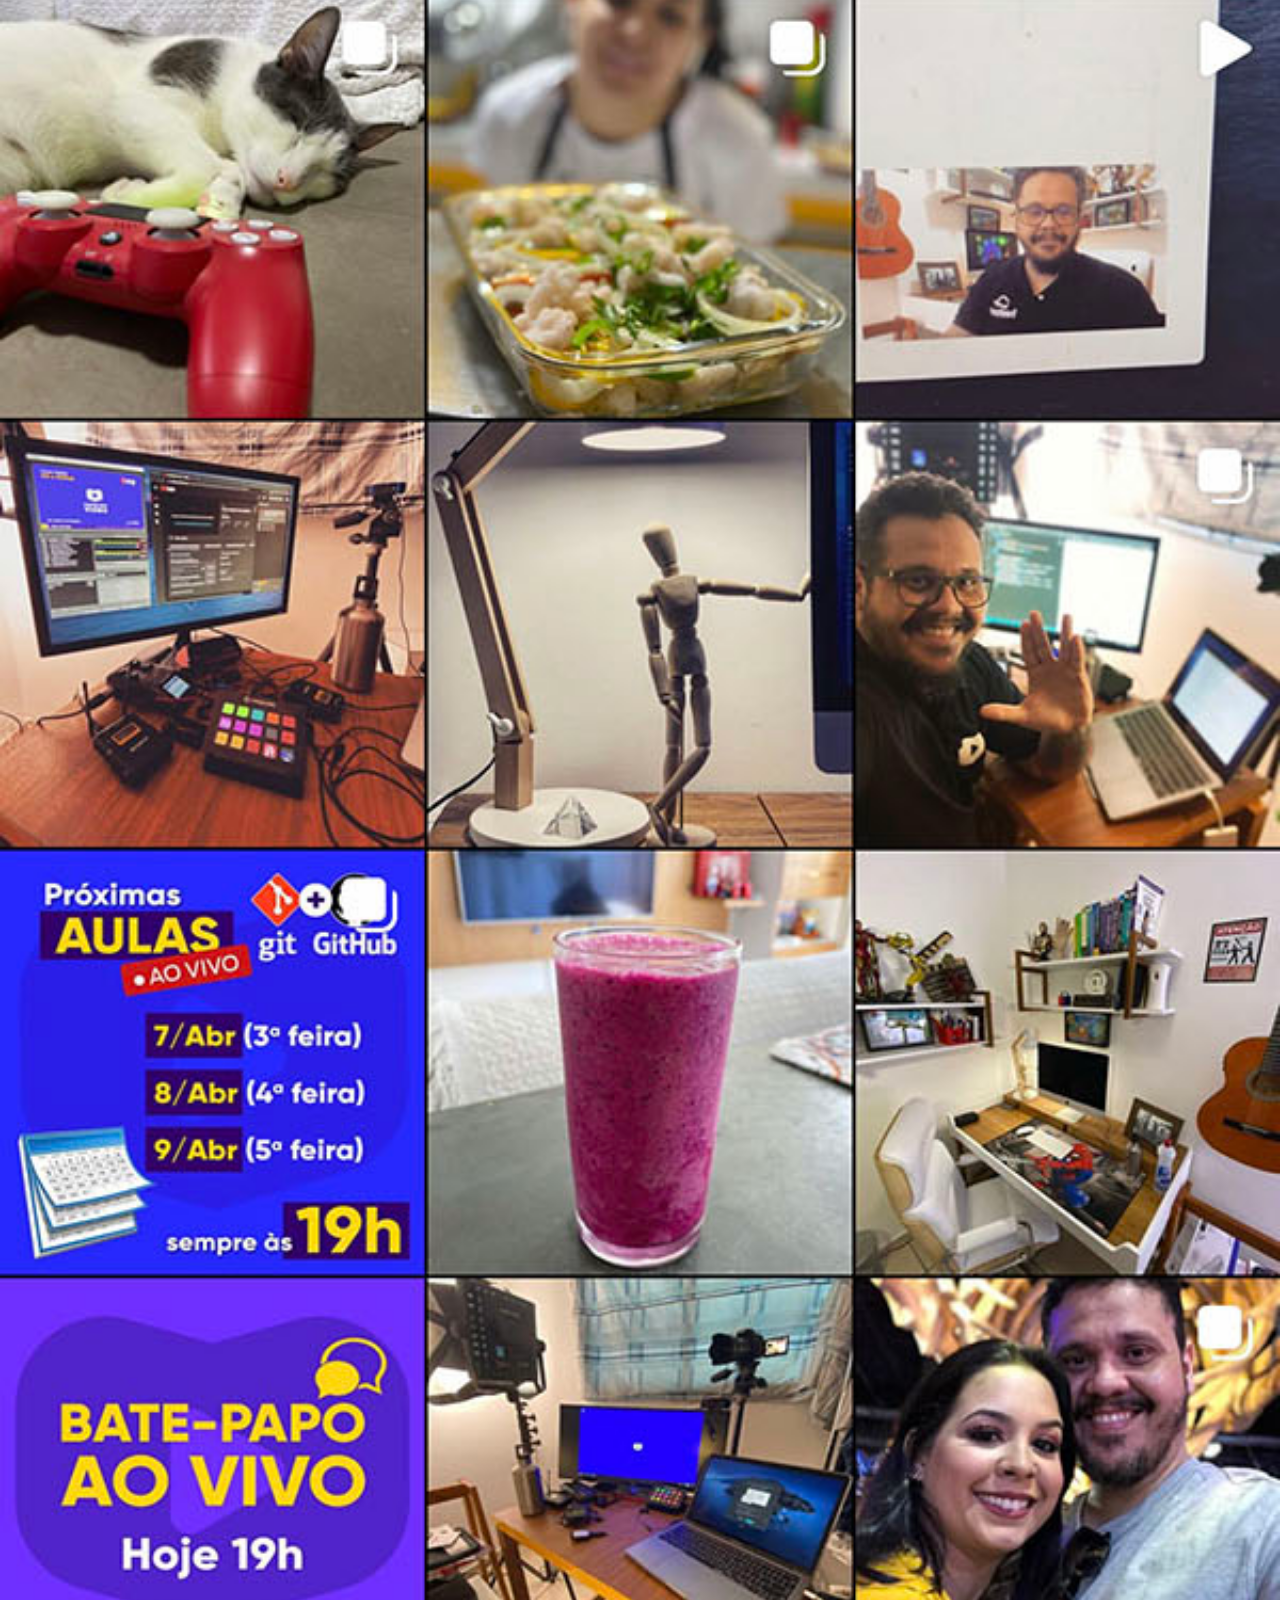
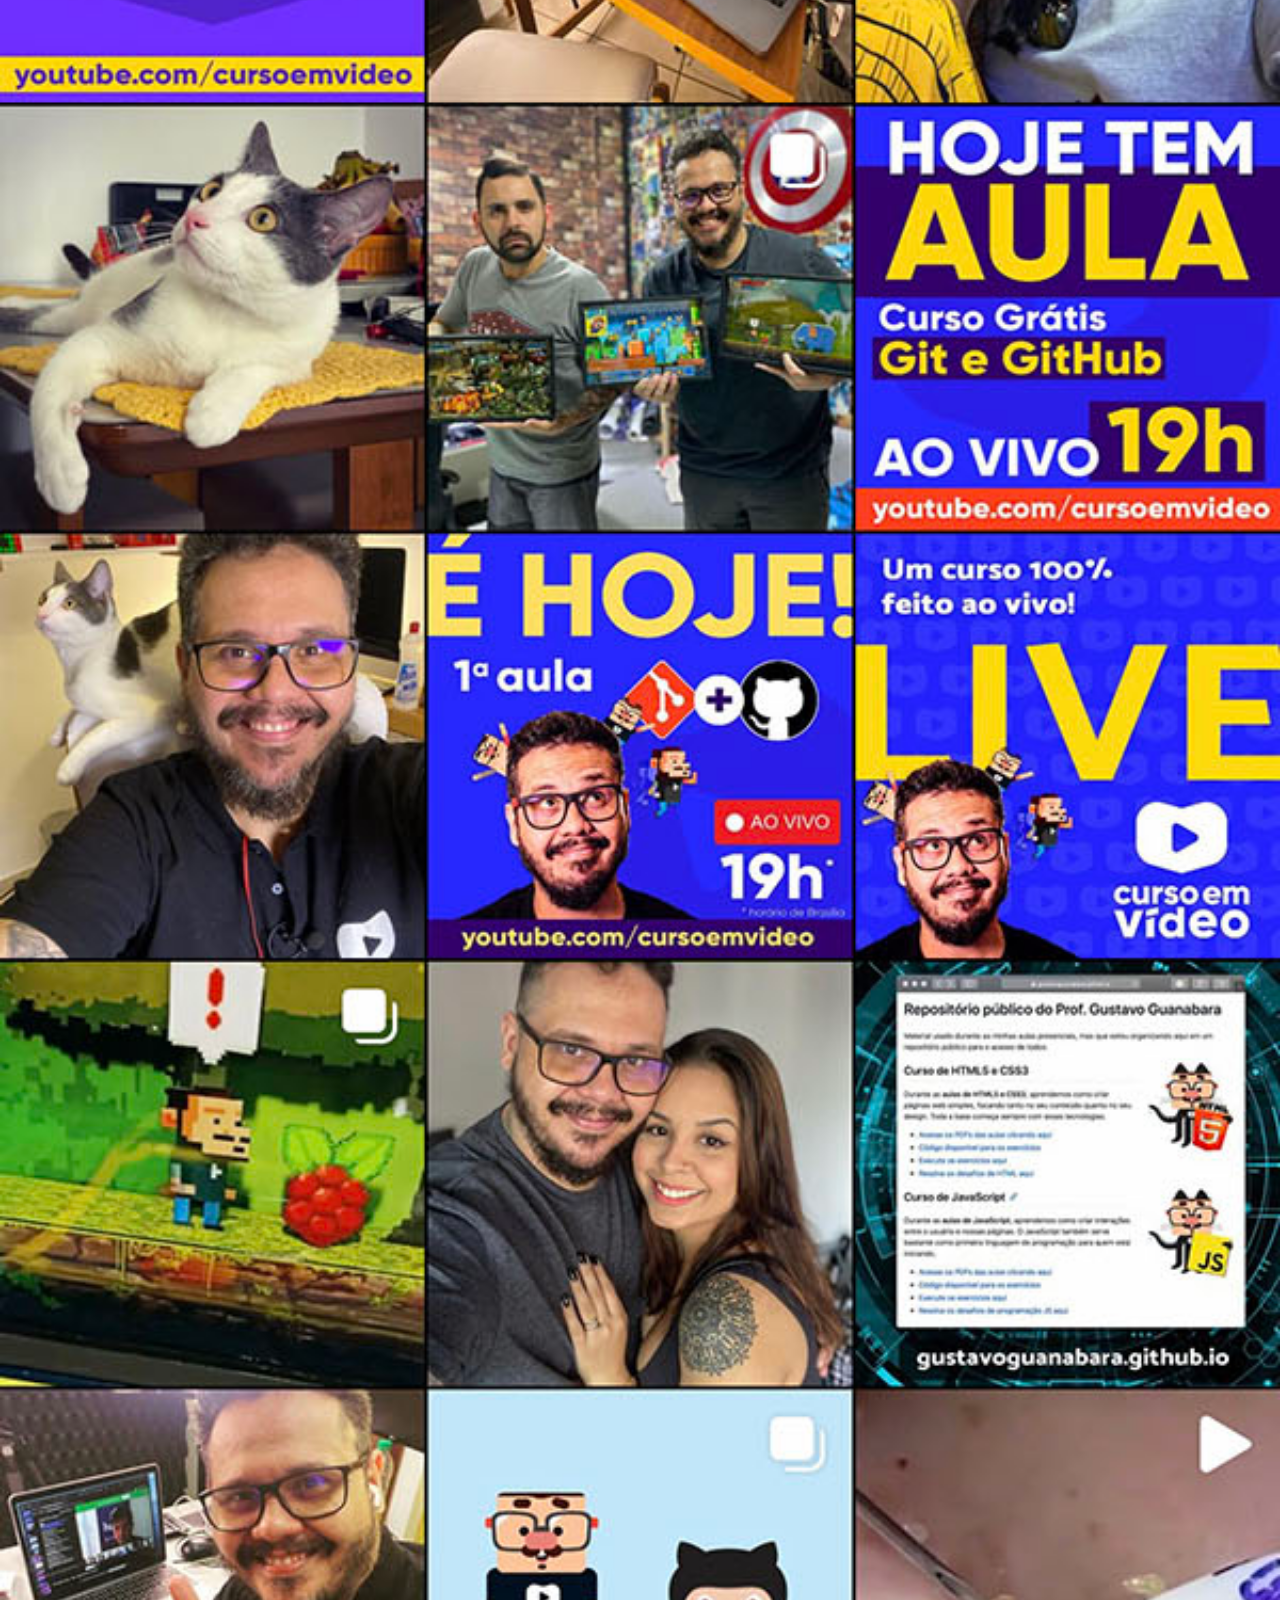
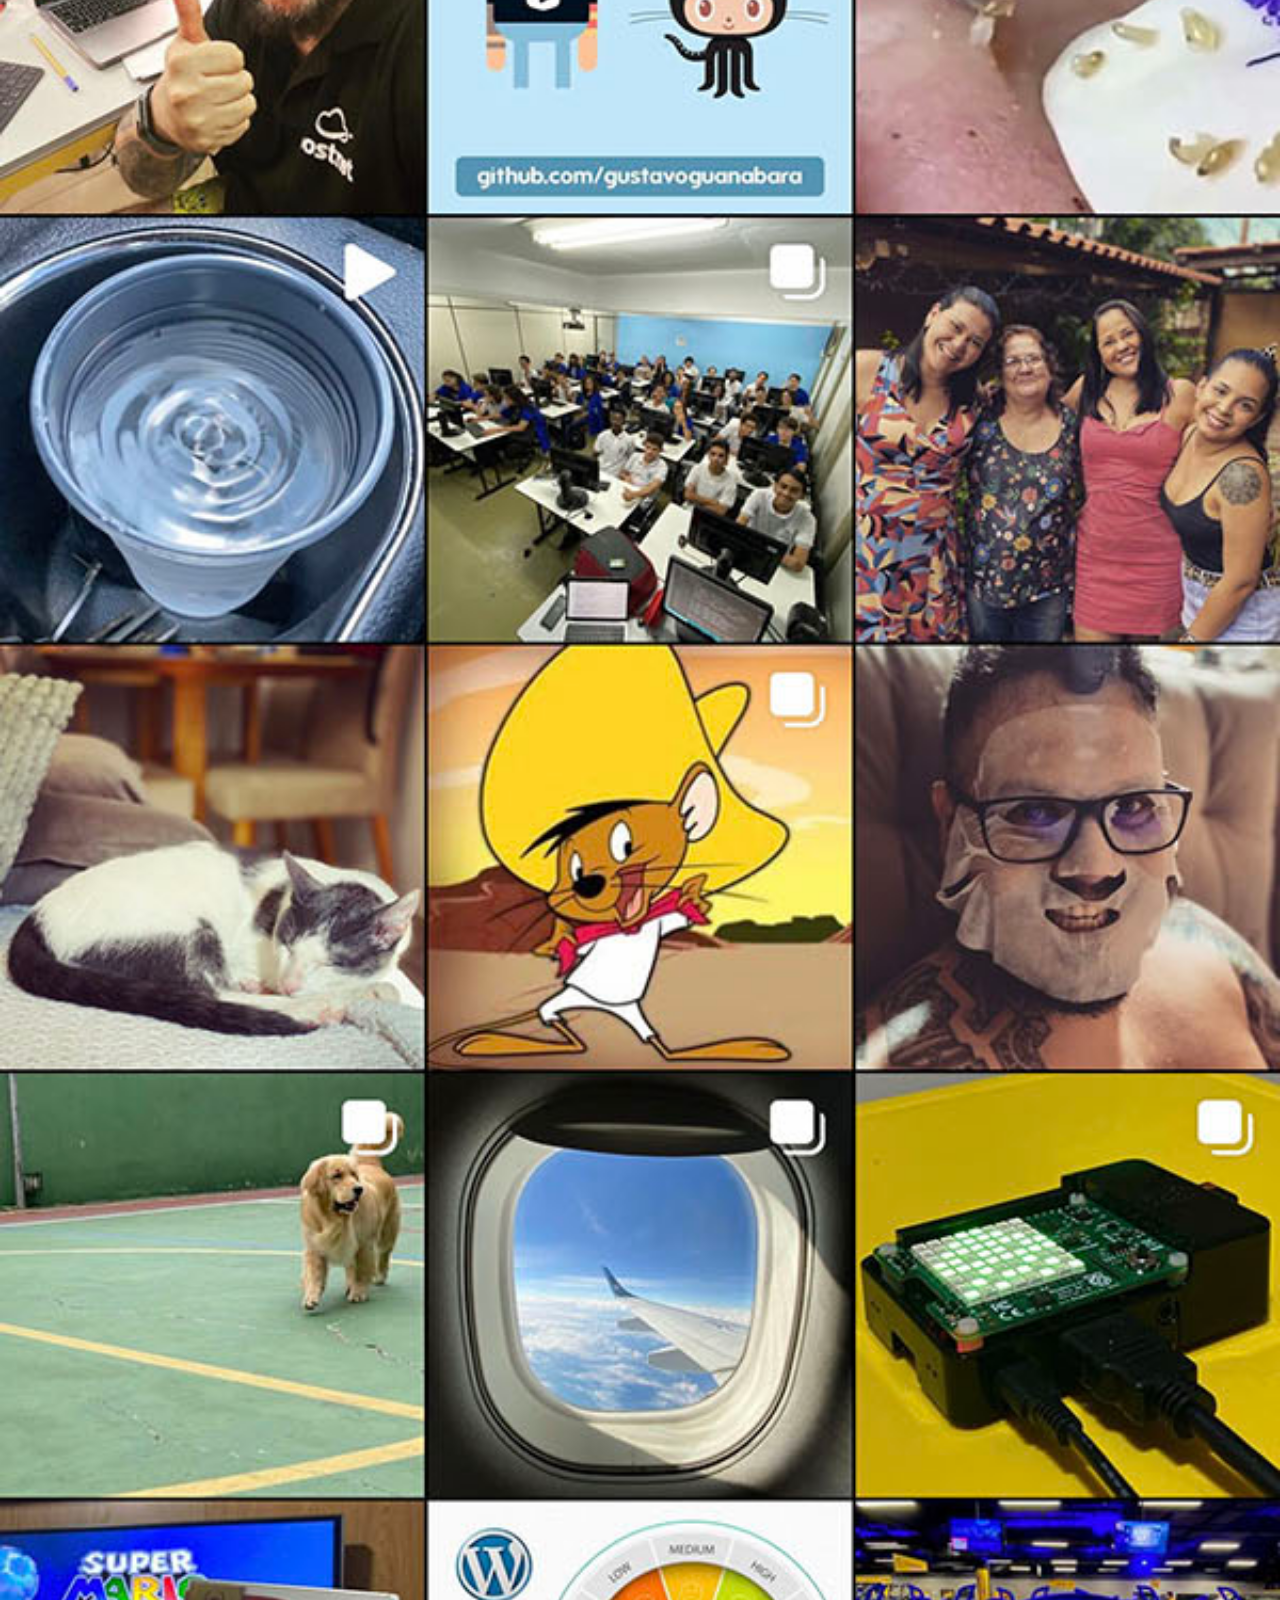
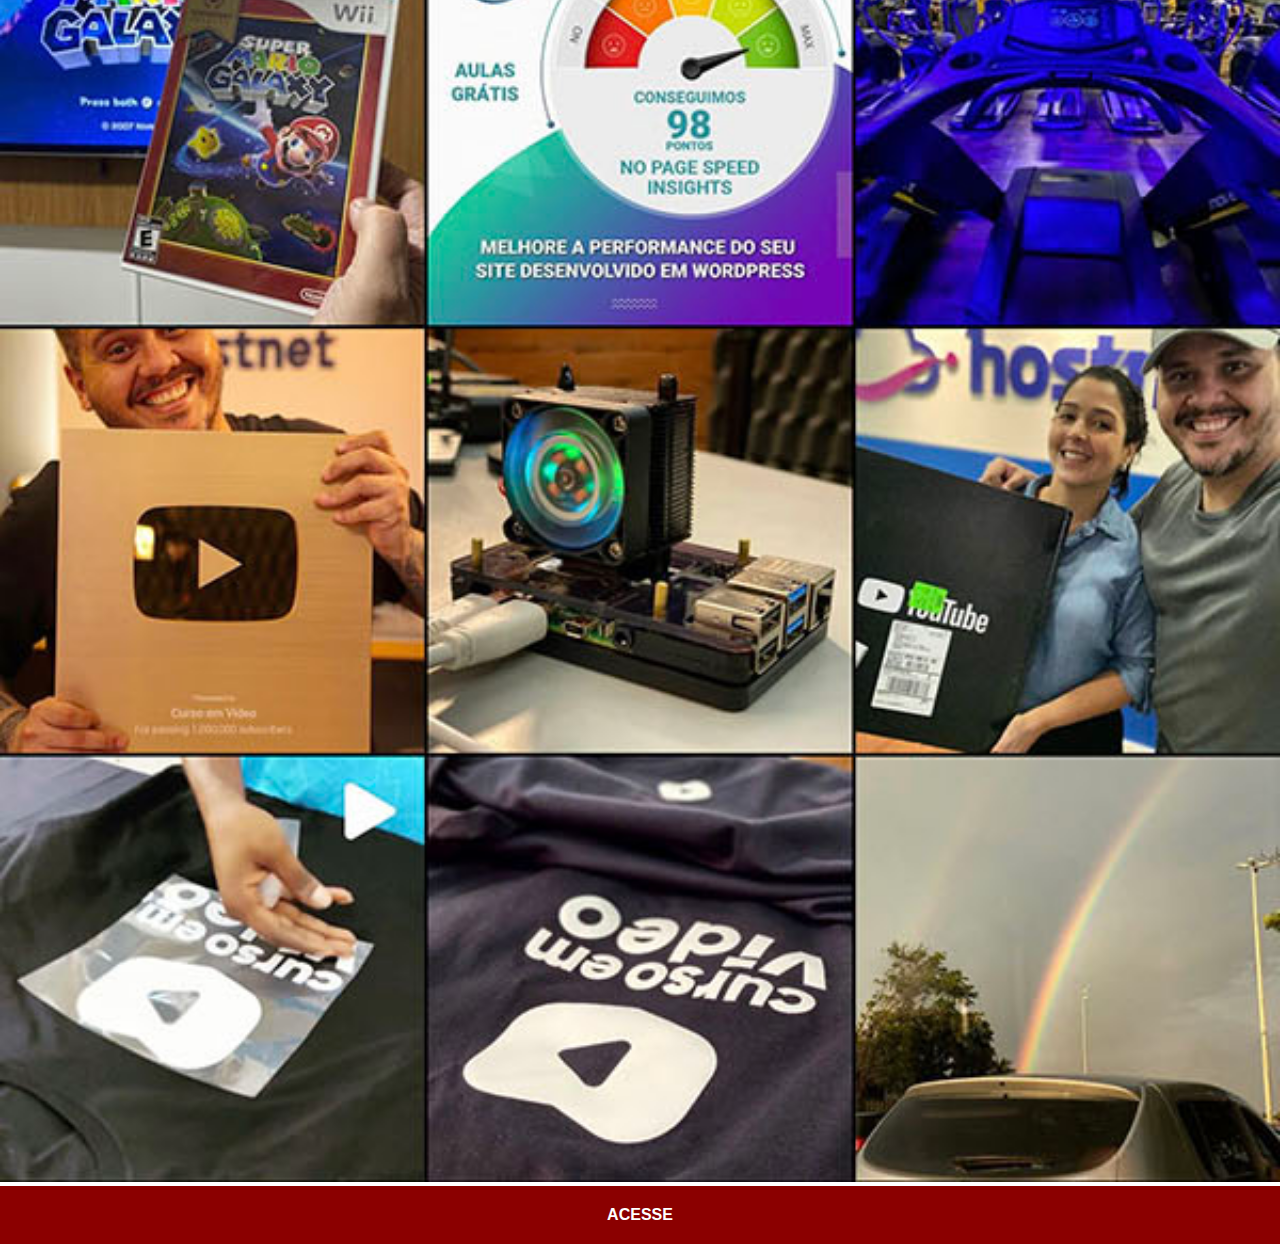
<file: instagram.html>
<!DOCTYPE html>
<html lang="pt-br">
<head>
    <meta charset="UTF-8">
    <meta http-equiv="X-UA-Compatible" content="IE=edge">
    <meta name="viewport" content="width=device-width, initial-scale=1.0">
    <title>Instagram</title>
    <link rel="stylesheet" href="estilos/social.css">
</head>
<body>
    <img src="imagens/tela-instagram.jpg" alt="Instagram">
    <a href="https://www.instagram.com/gustavoguanabara/">ACESSE</a>
    
</body>
</html>
</file>
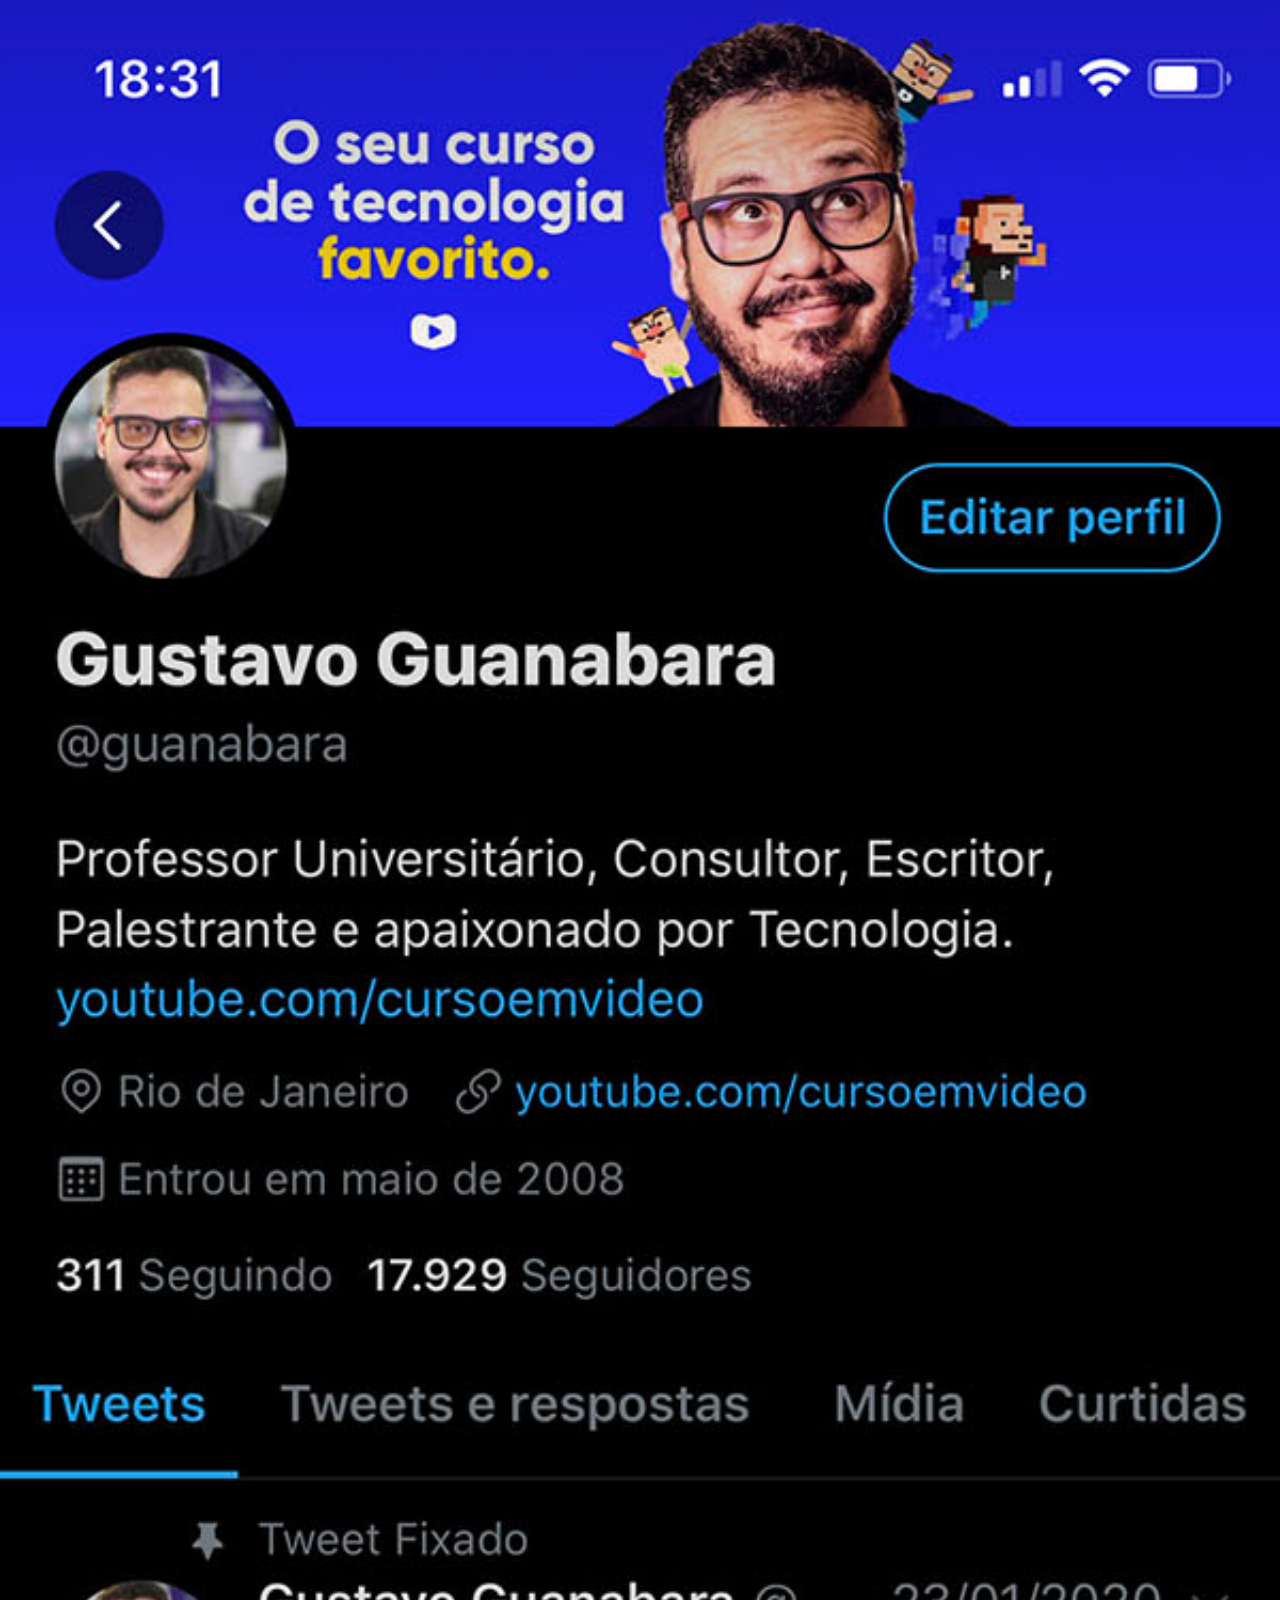
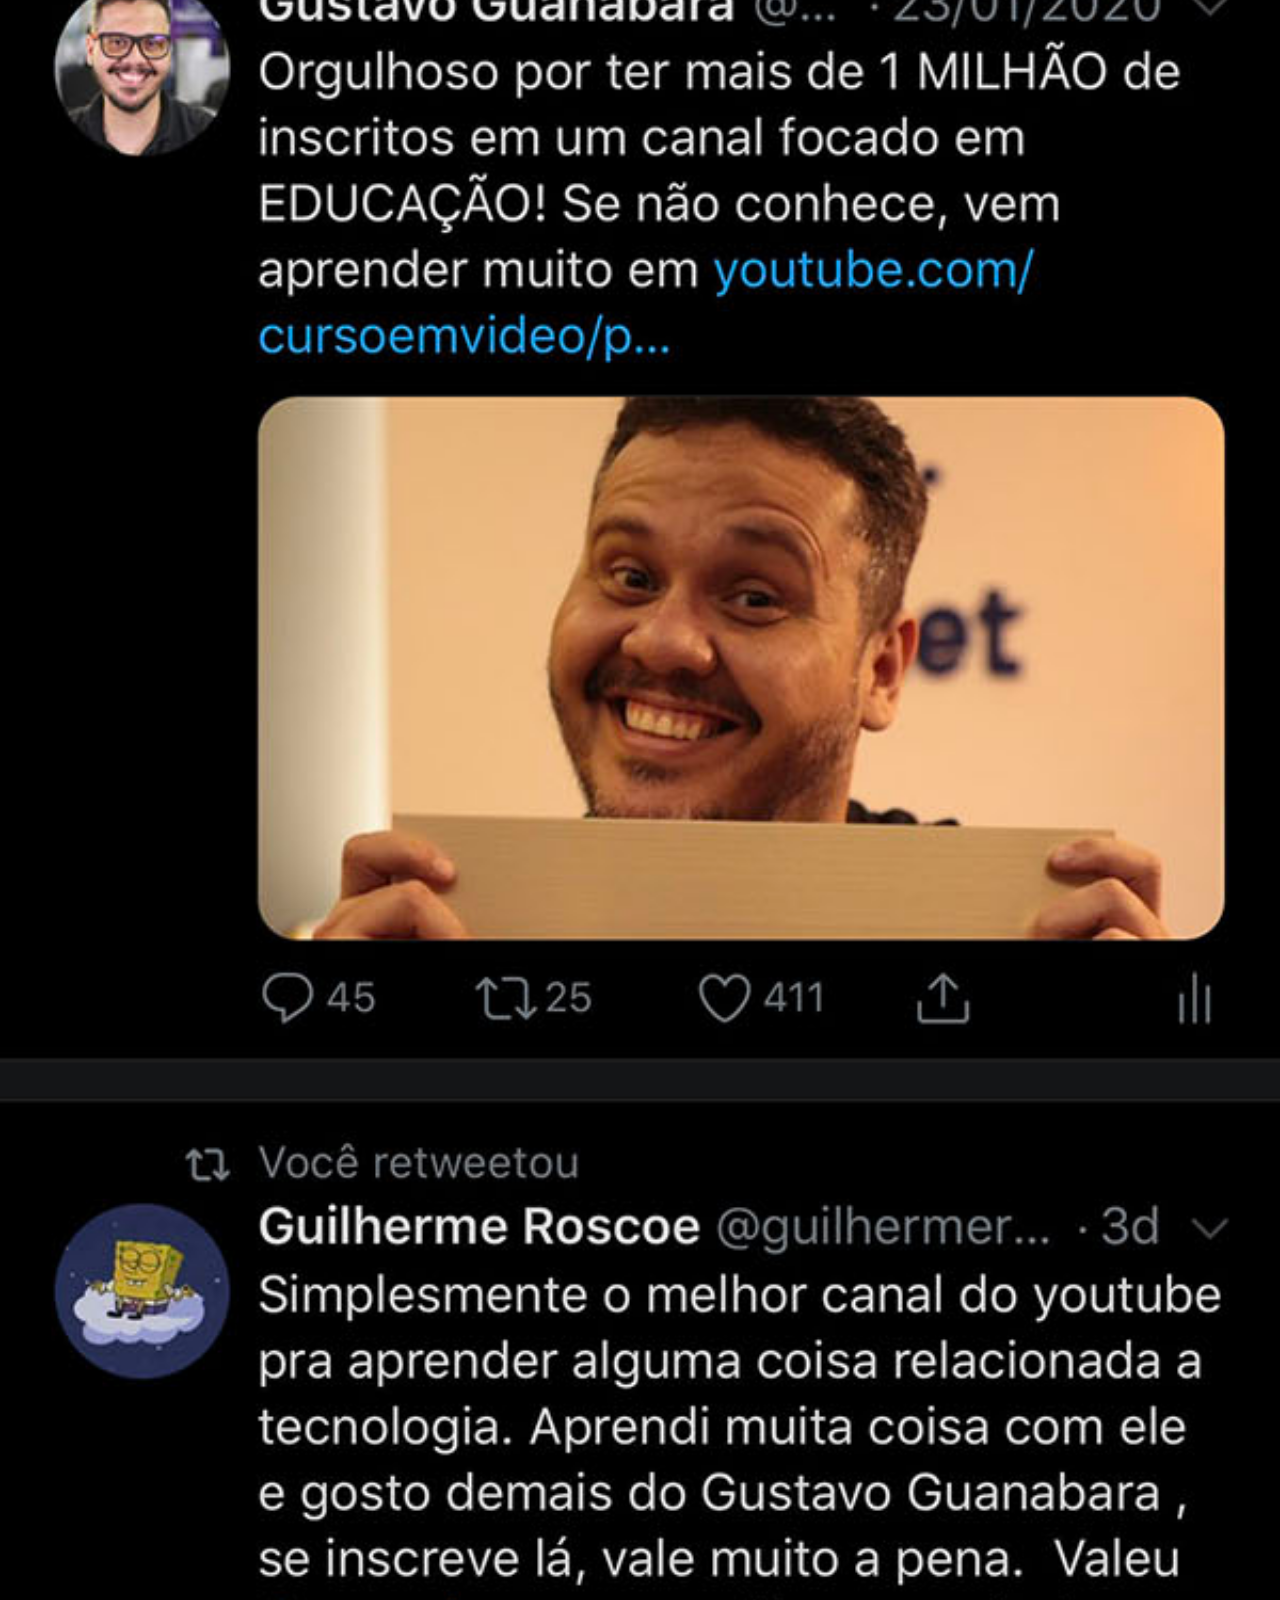
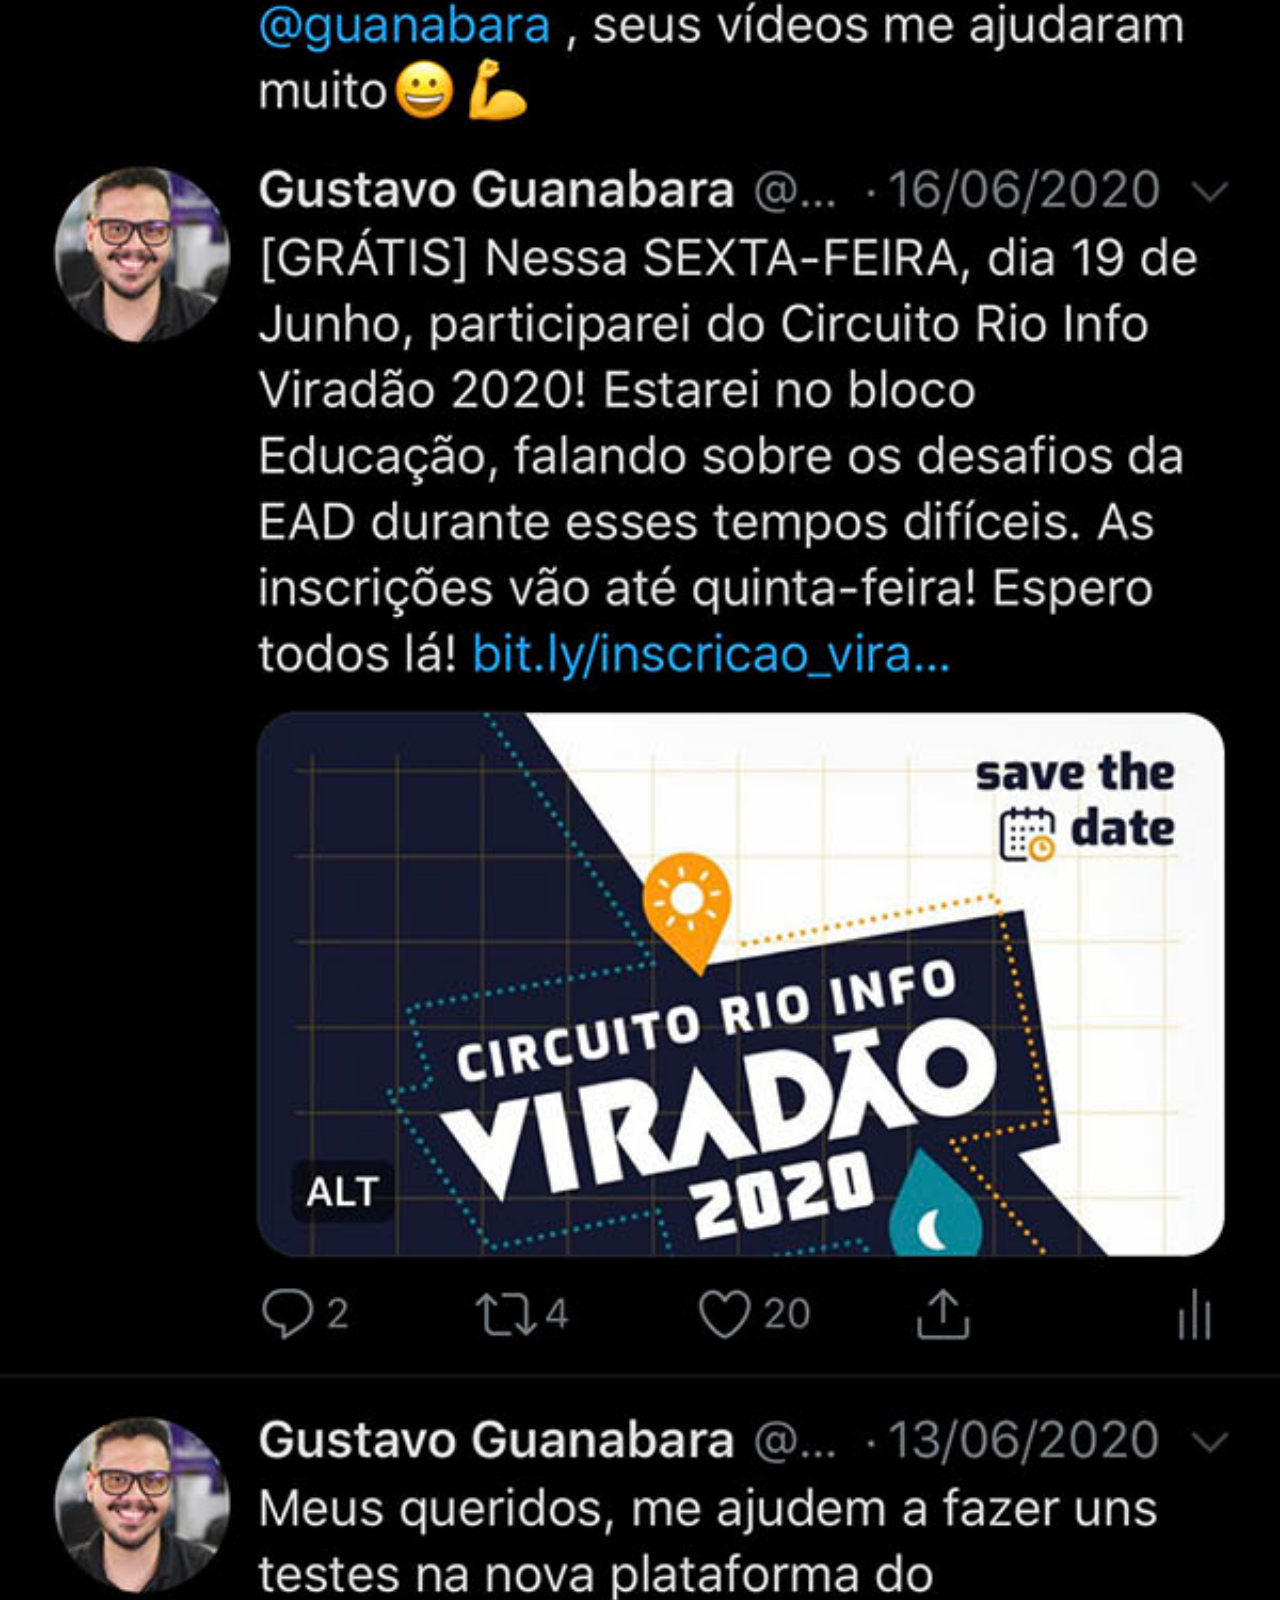
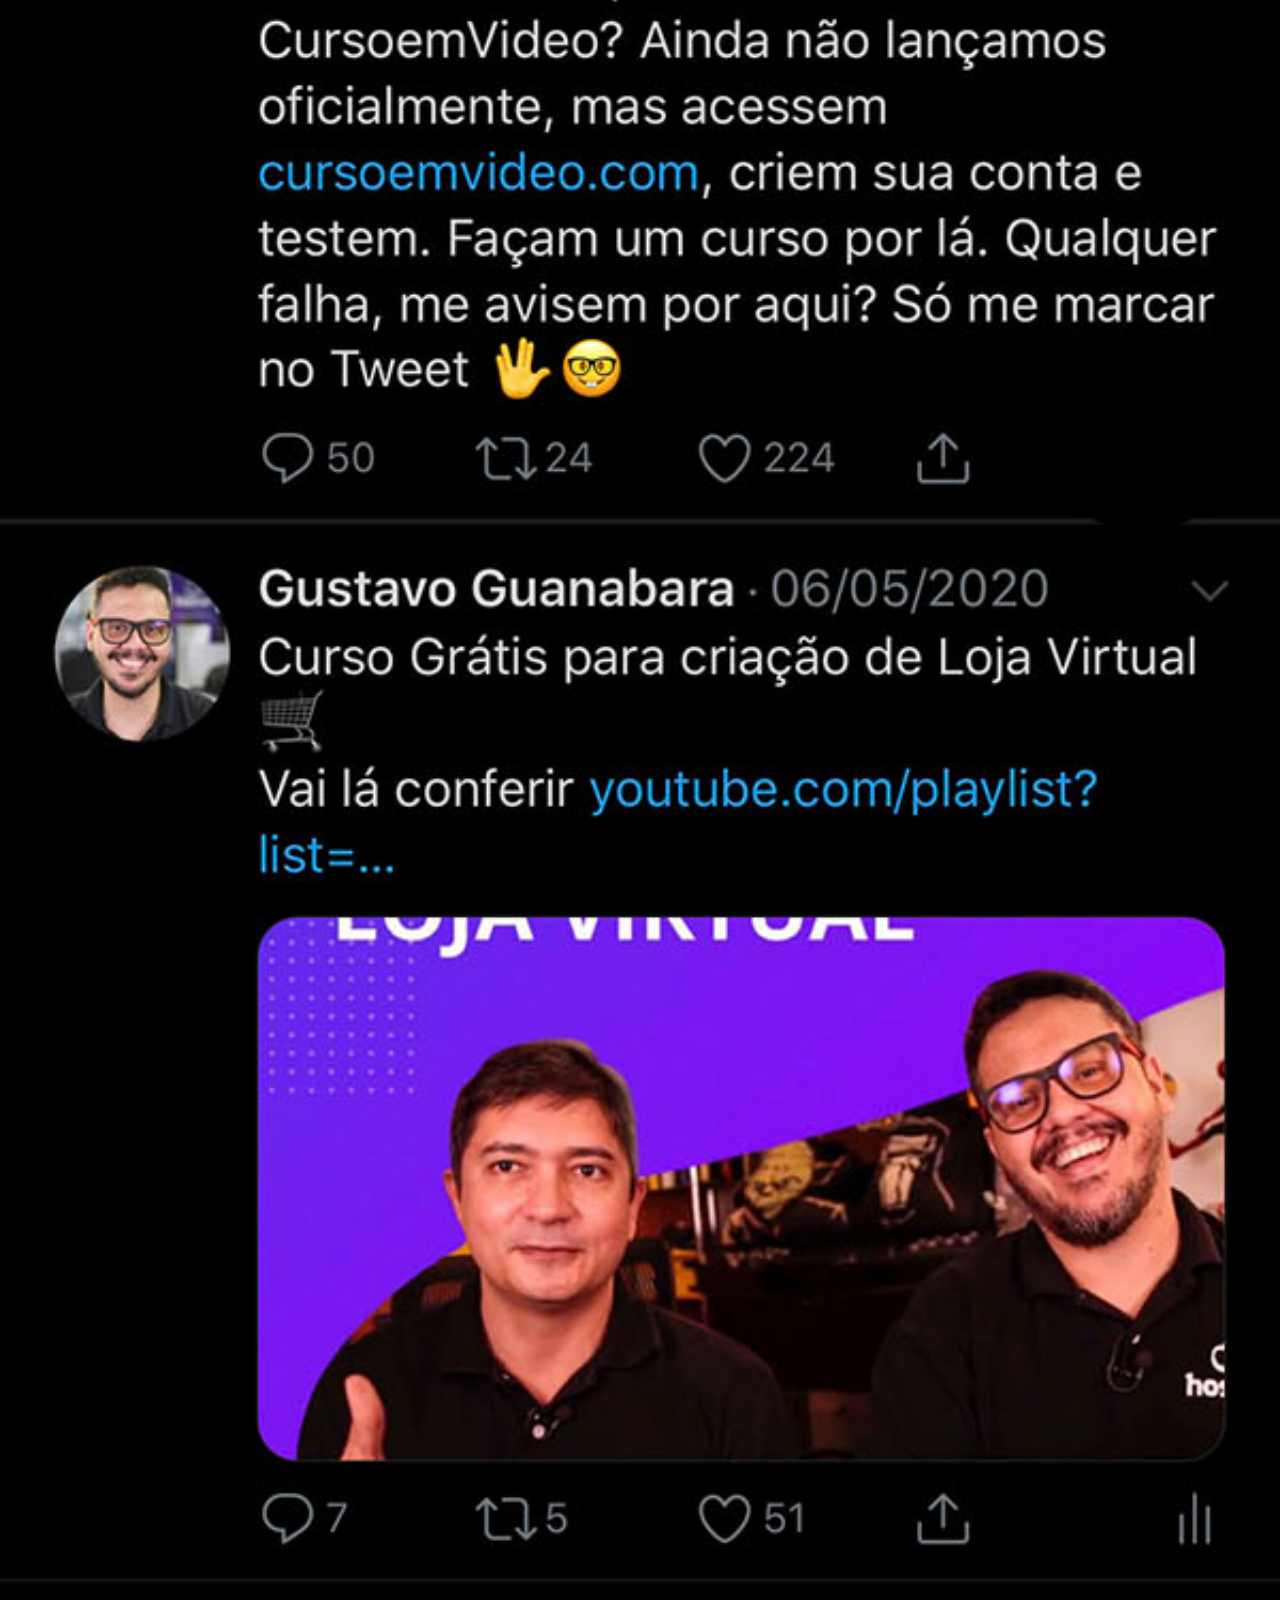
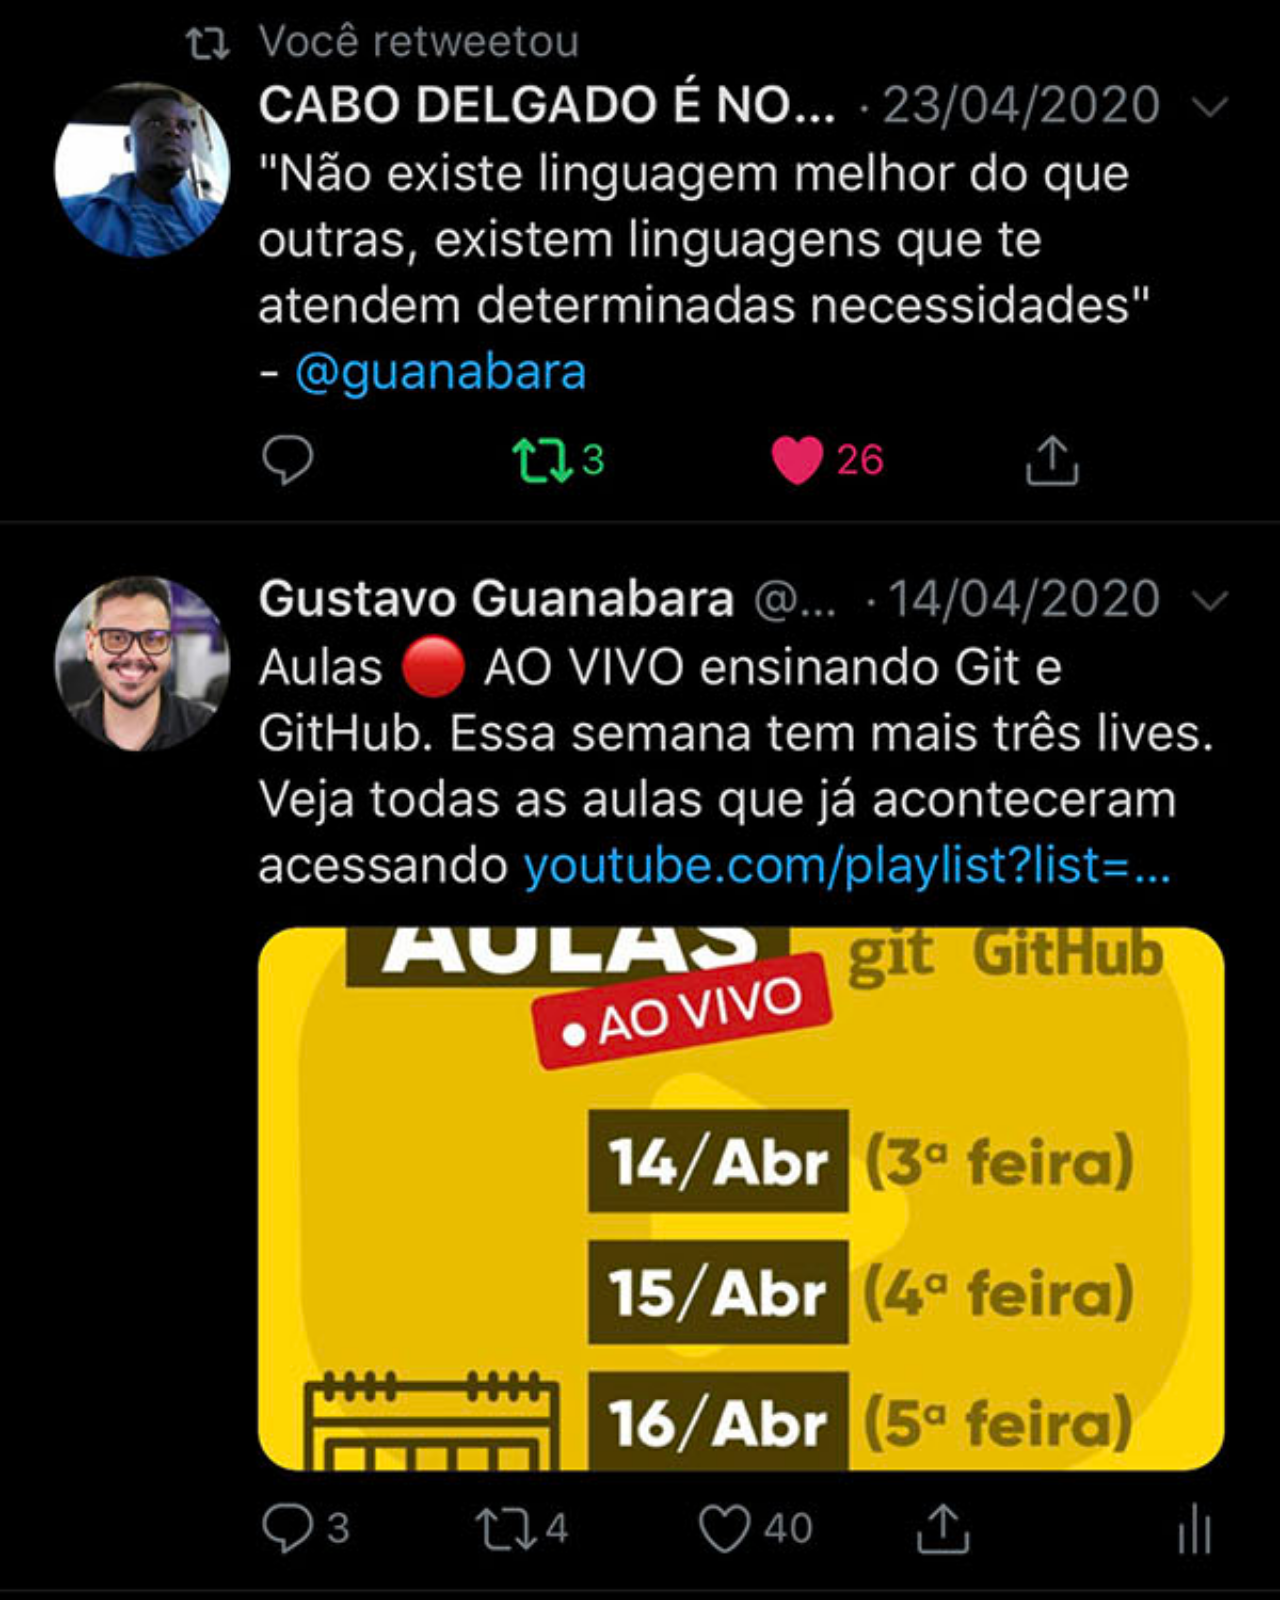
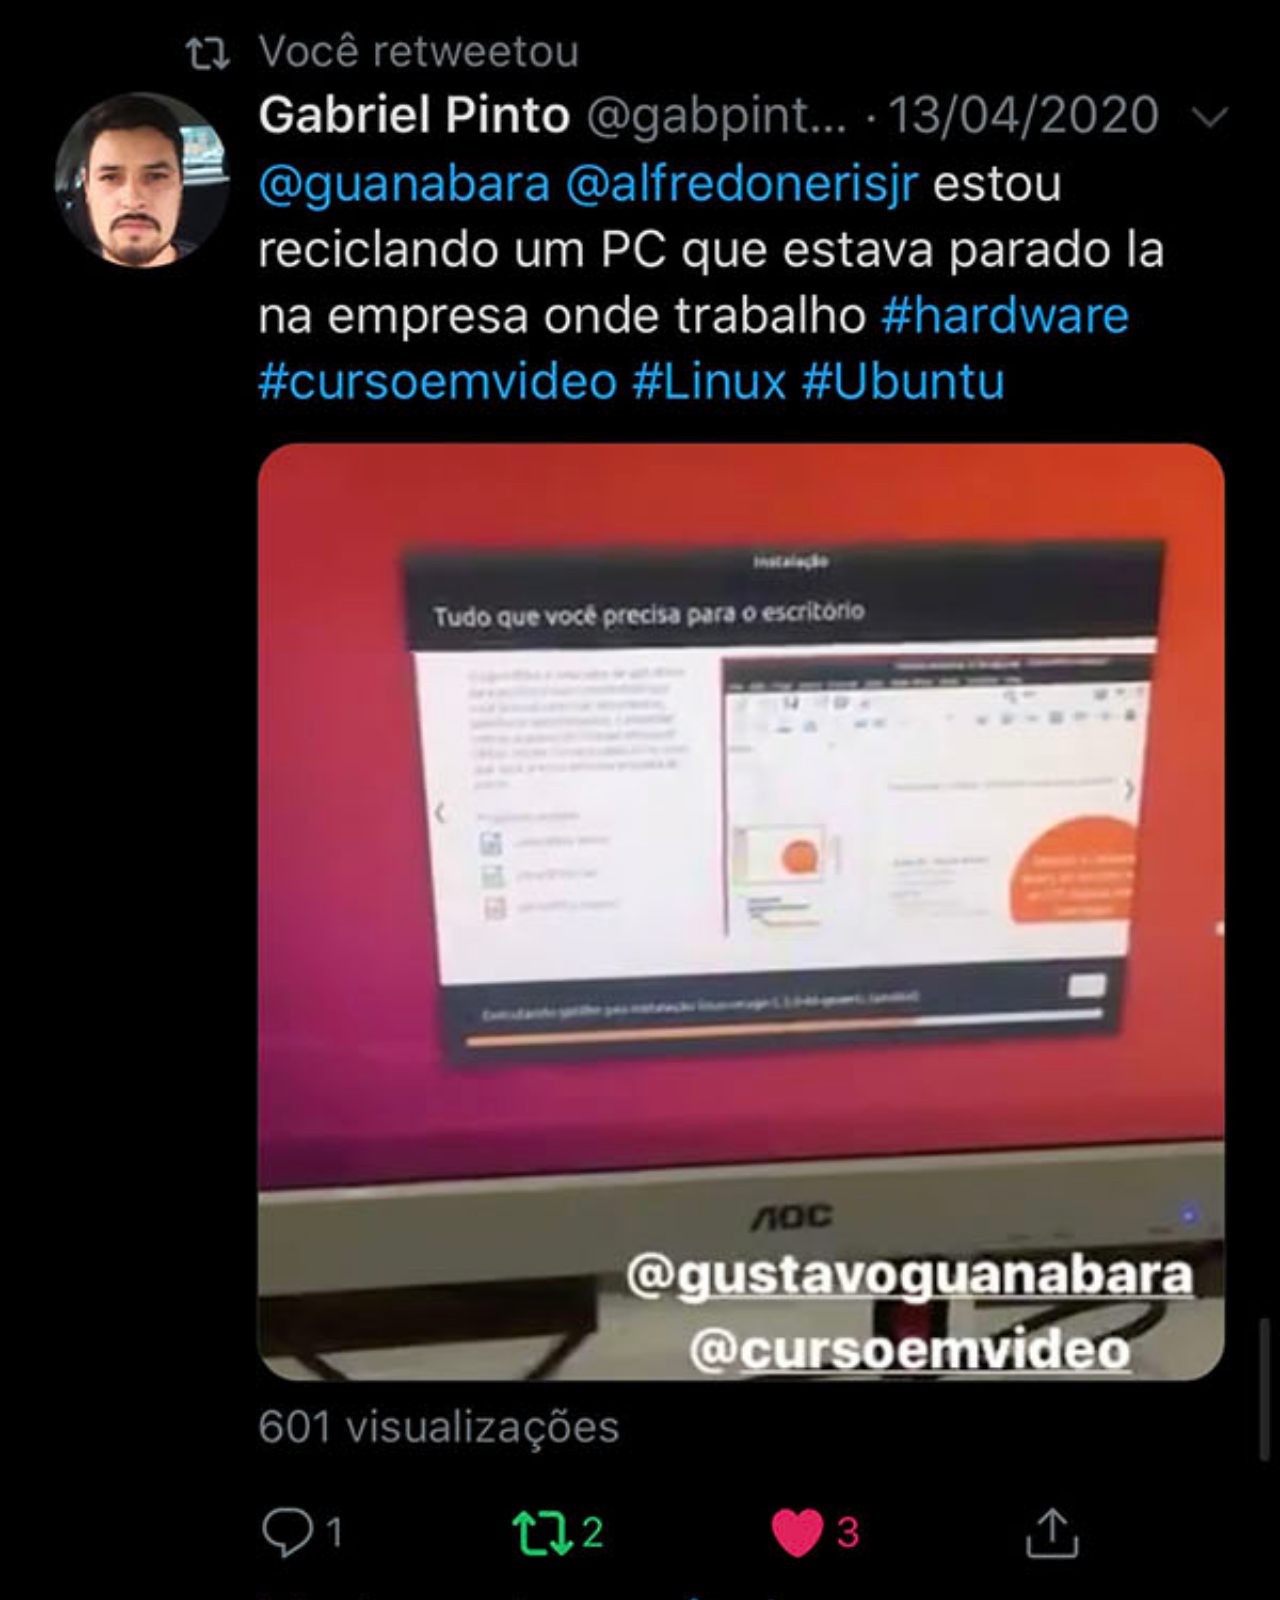
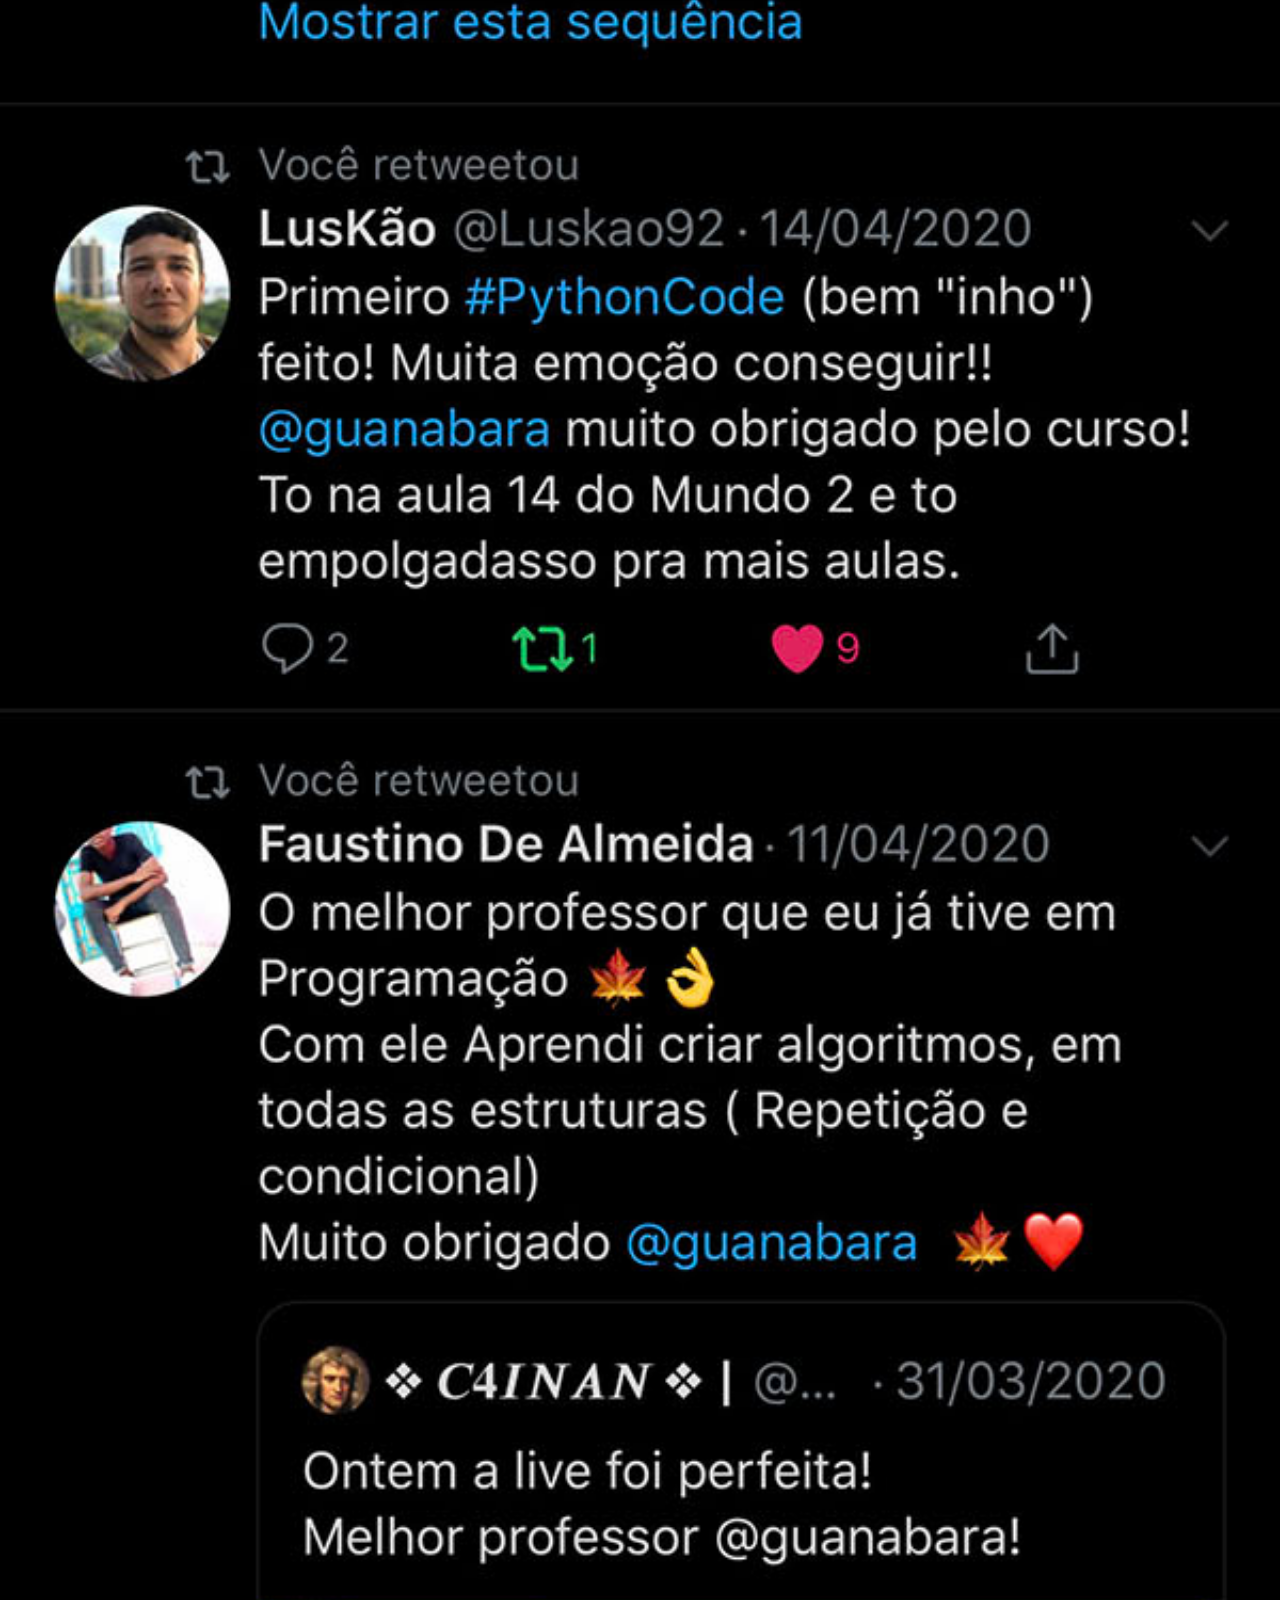
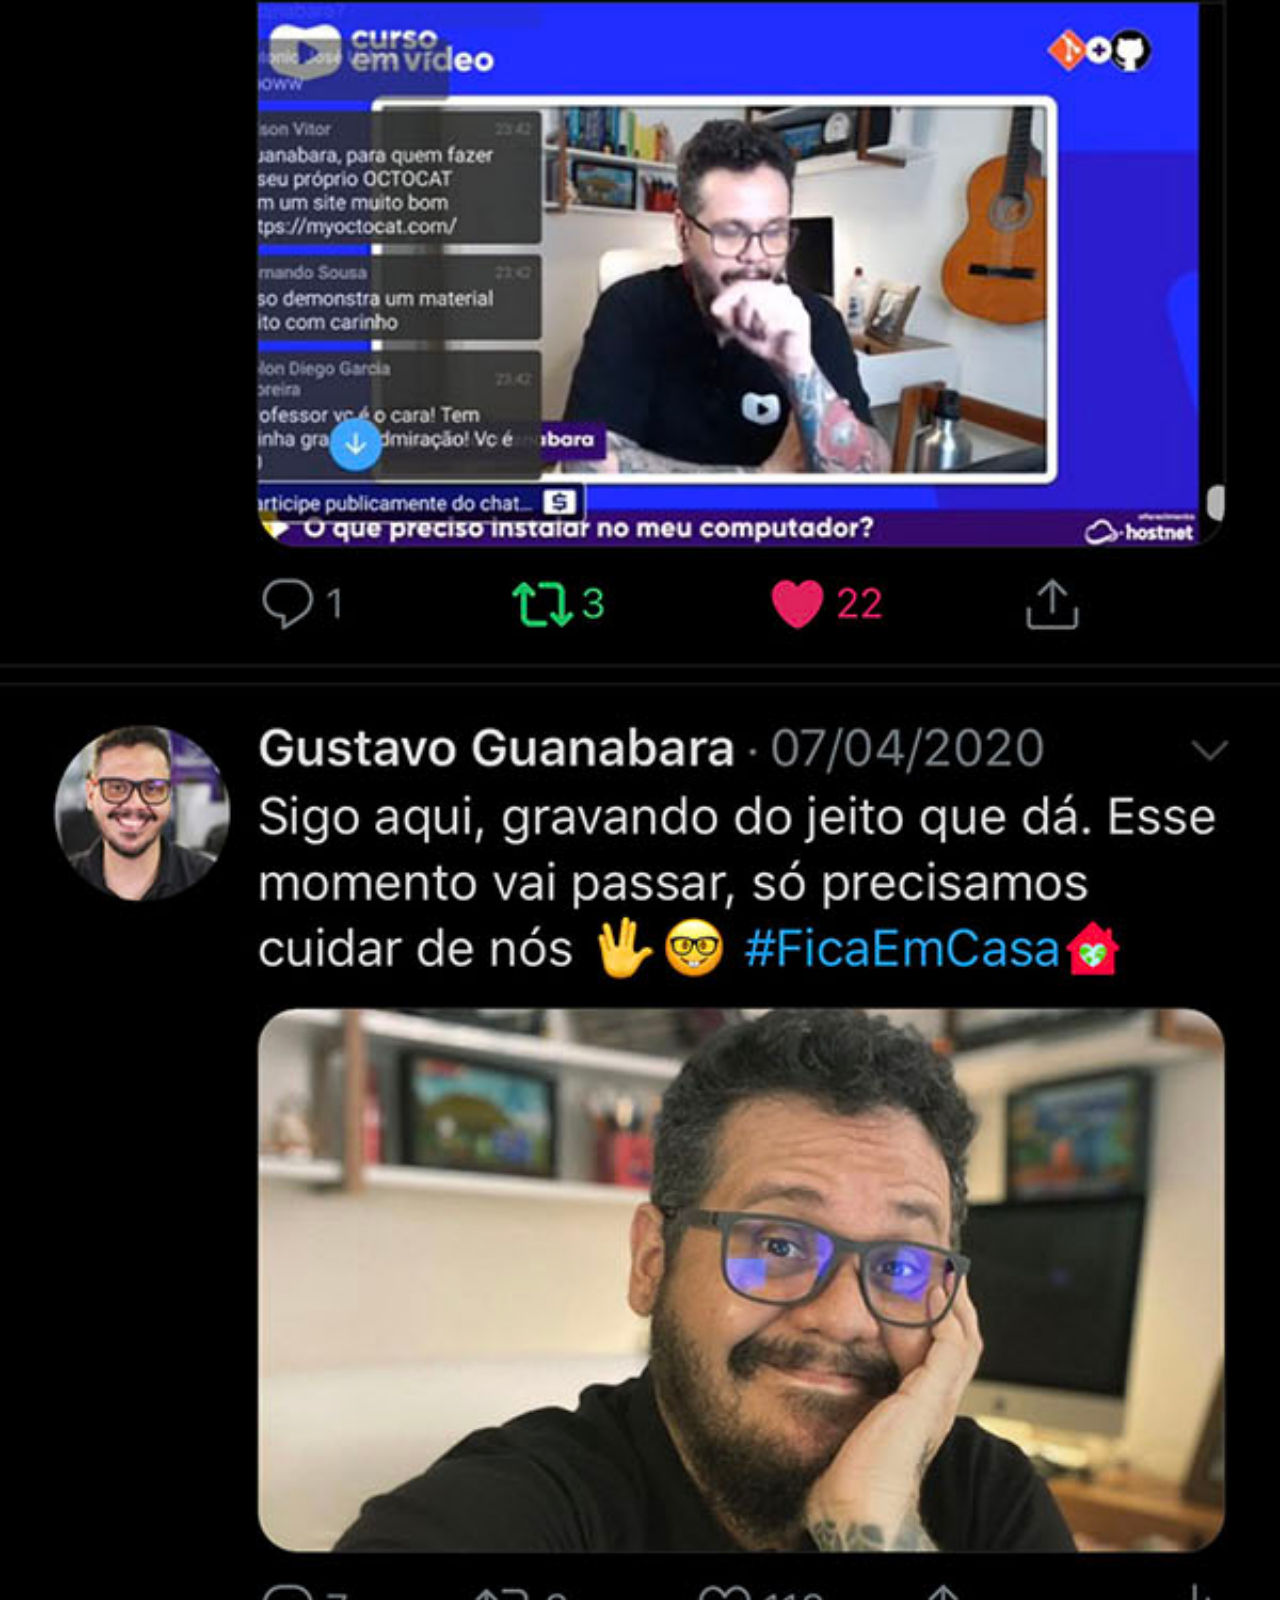
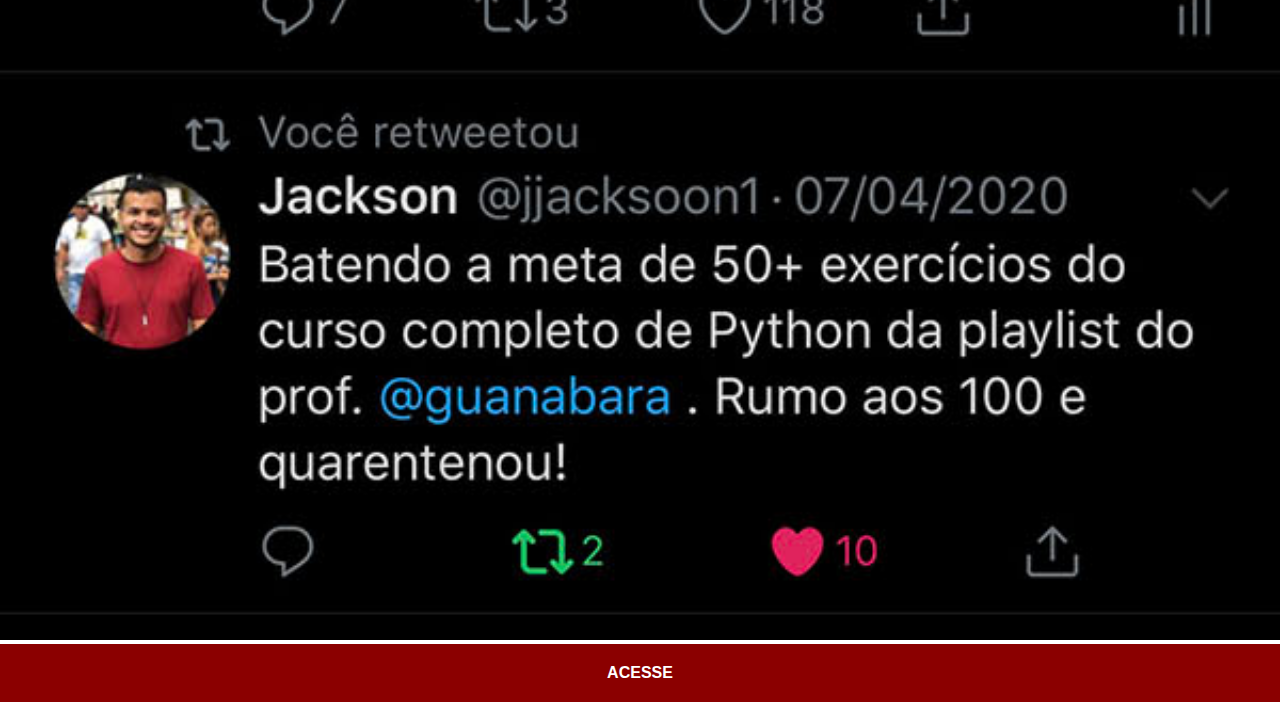
<file: twitter.html>
<!DOCTYPE html>
<html lang="pt-br">
<head>
    <meta charset="UTF-8">
    <meta http-equiv="X-UA-Compatible" content="IE=edge">
    <meta name="viewport" content="width=device-width, initial-scale=1.0">
    <title>twitter</title>
    <link rel="stylesheet" href="estilos/social.css">
</head>
<body>
    <img src="imagens/tela-twitter.jpg" alt="Twitter">
    <a href="https://twitter.com/guanabara">ACESSE</a>
    
</body>
</html>
</file>
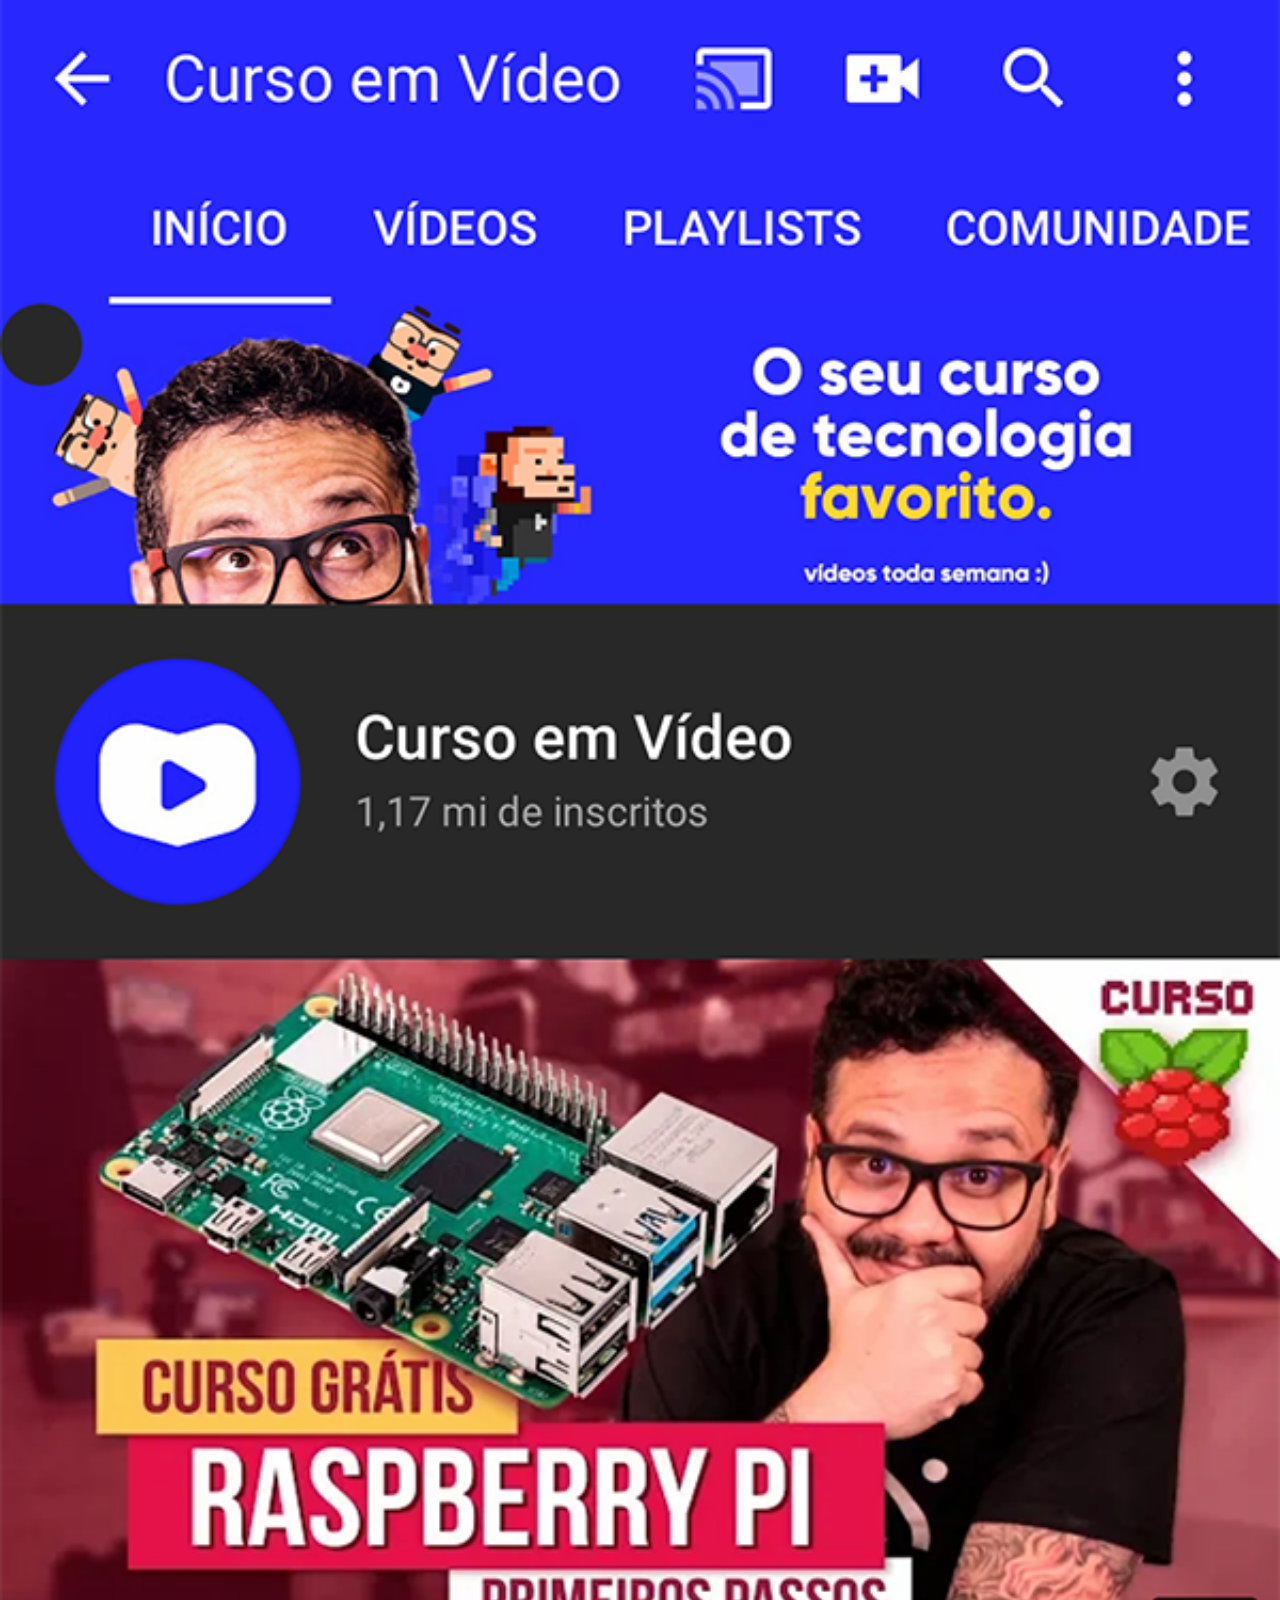
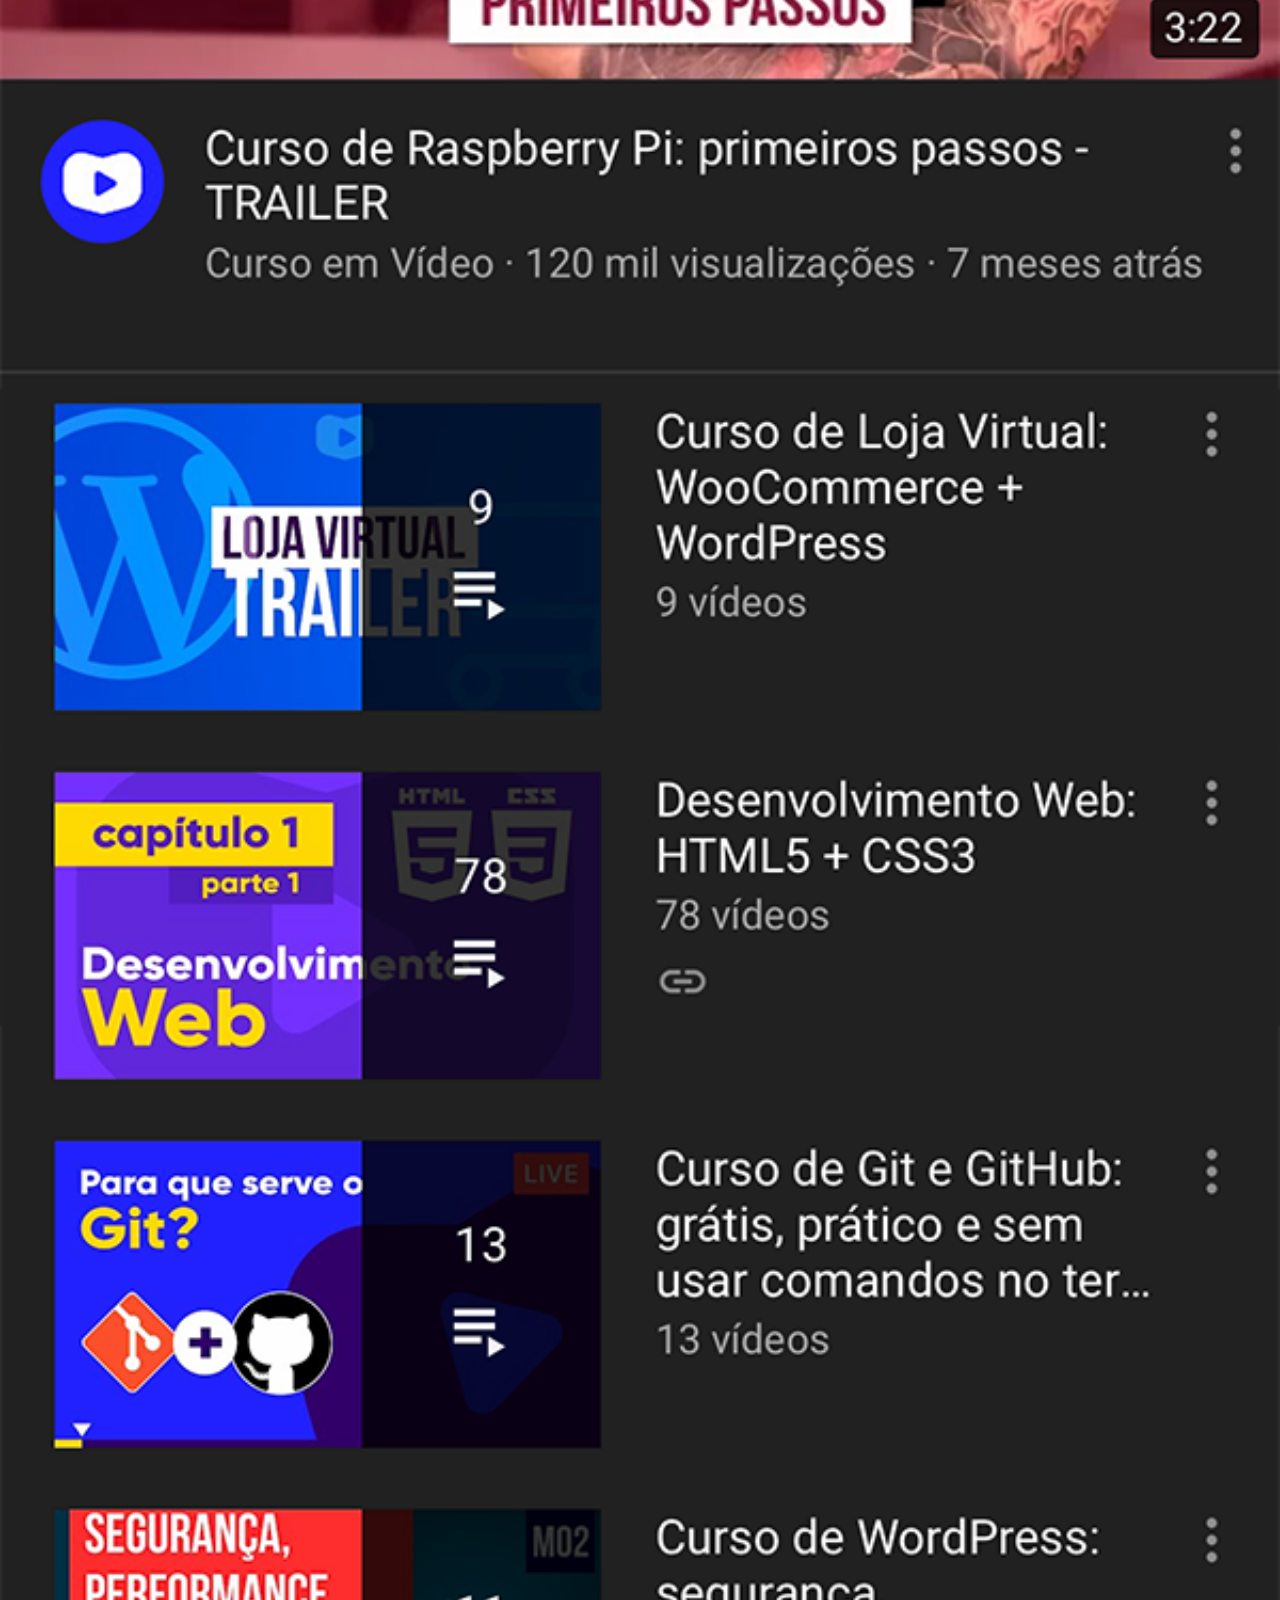
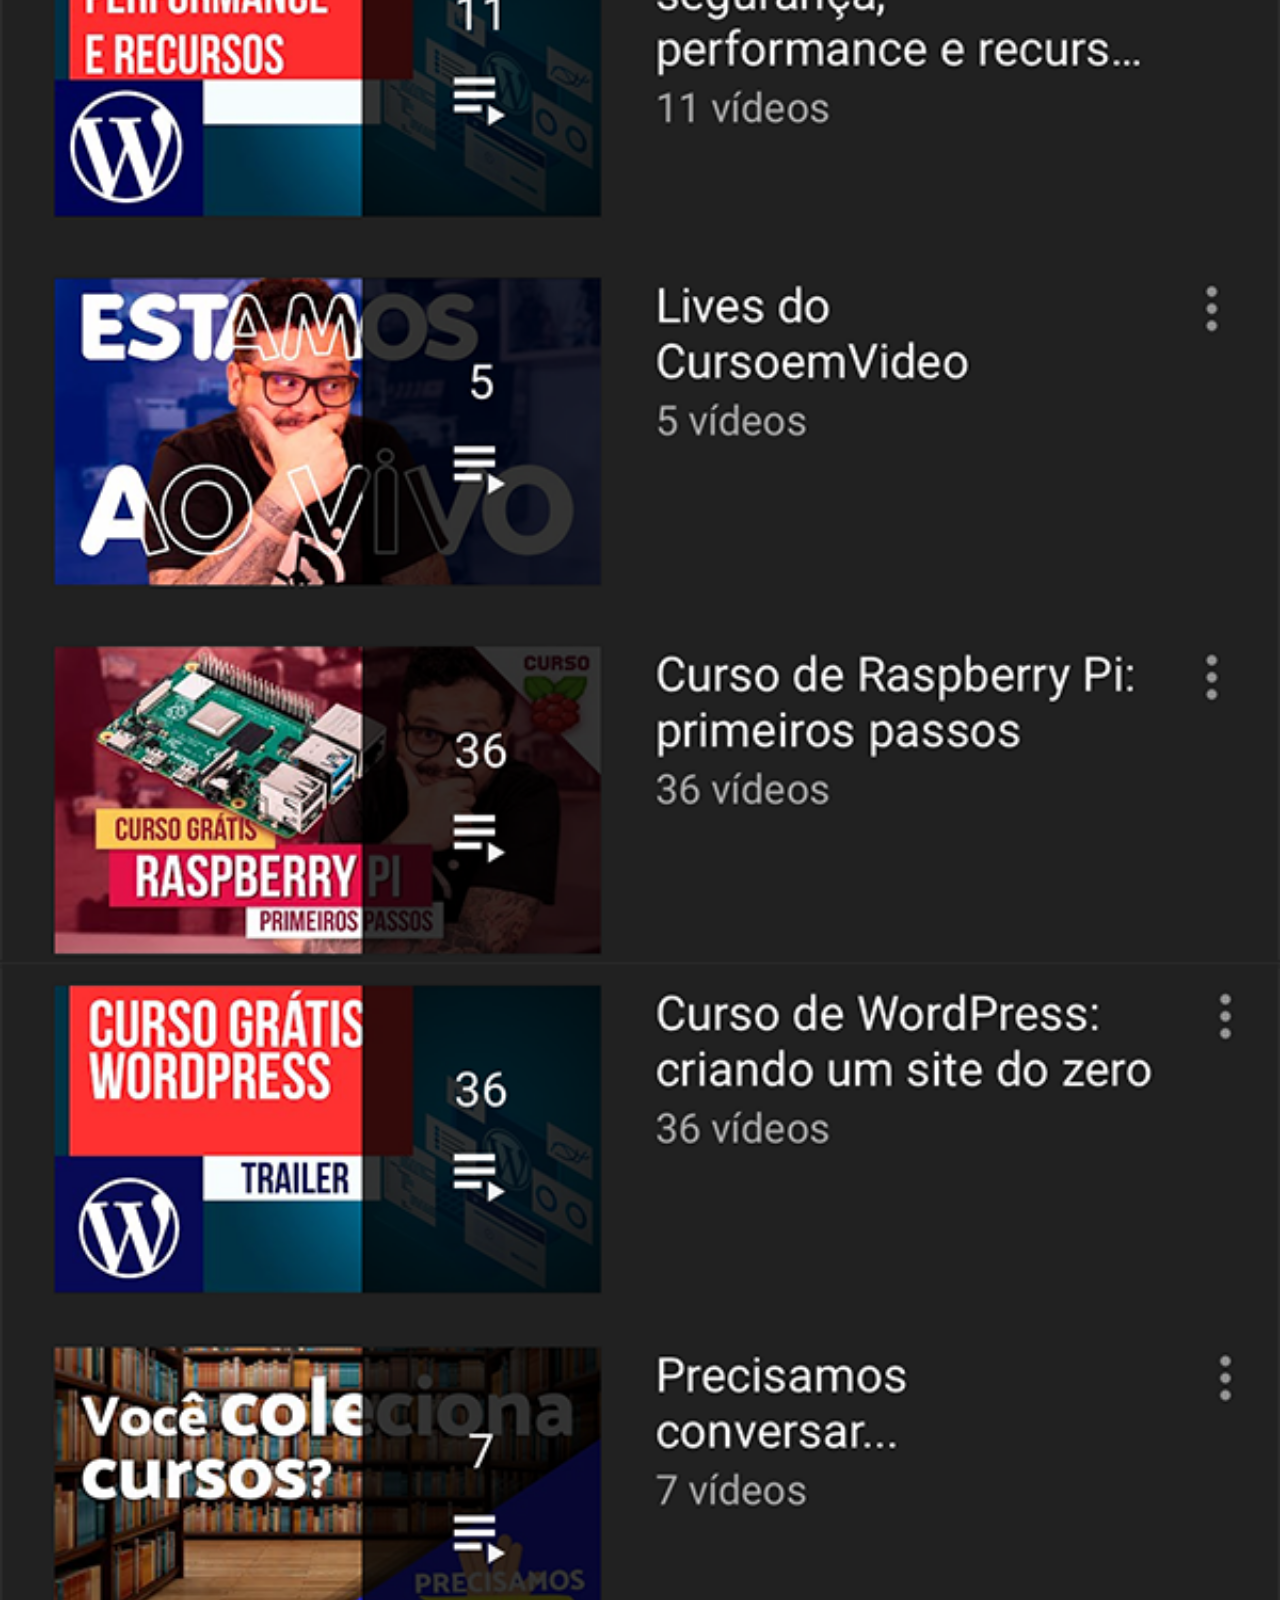
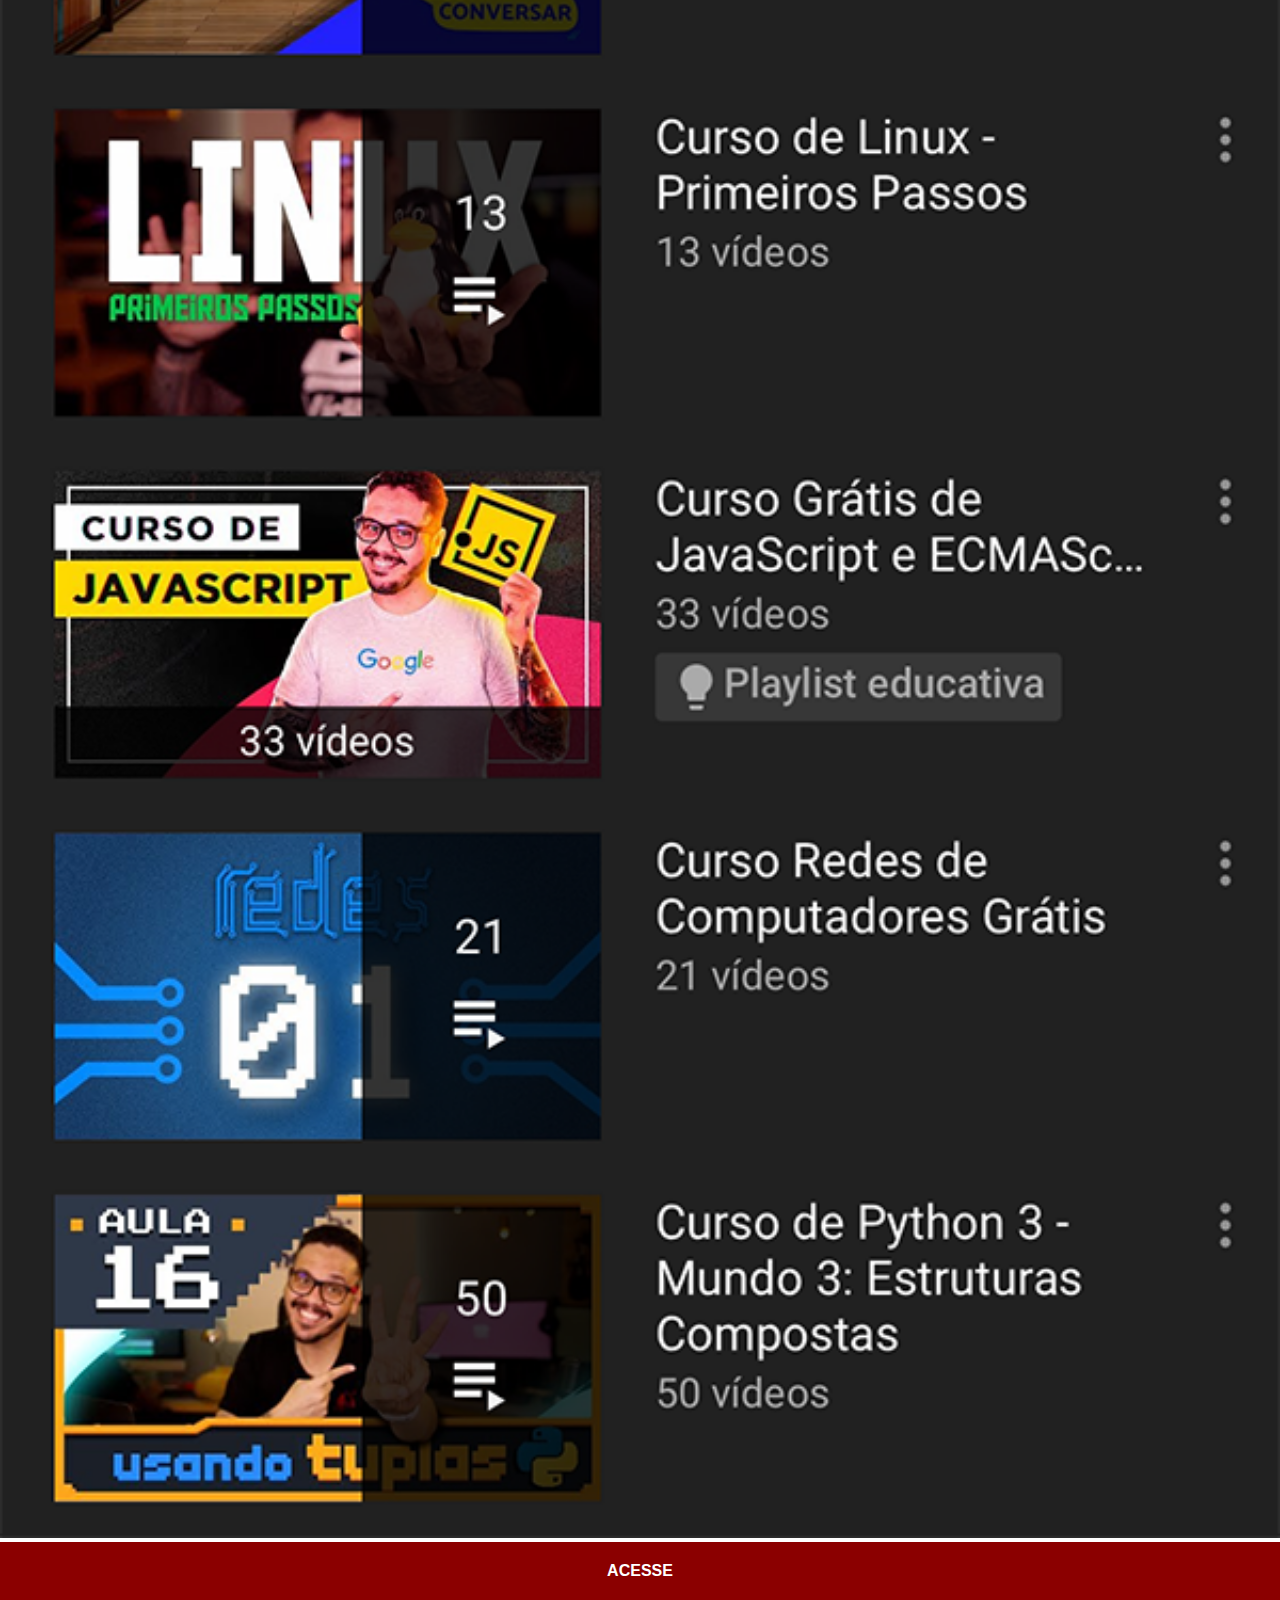
<file: youtube.html>
<!DOCTYPE html>
<html lang="pt-br">
<head>
    <meta charset="UTF-8">
    <meta http-equiv="X-UA-Compatible" content="IE=edge">
    <meta name="viewport" content="width=device-width, initial-scale=1.0">
    <title>Youtube</title>
   <link rel="stylesheet" href="estilos/social.css">
</head>
<body>
    <img src="imagens/tela-youtube.png" alt="Youtube">
    <a href="https://www.youtube.com/playlist?list=PLHz_AreHm4dkcVCk2Bn_fdVQ81Fkrh6WT" target="_blank">ACESSE</a>
</body>
</html>
</file>
<file: estilos/style.css>
@charset "UTF-8";


*{
    margin: 0px;
    padding: 0px;
    font-family: Arial, Helvetica, sans-serif;
}
html, body {
    height: 100vh;
    width: 100vw;
    background-color: black;
}
main {
    height: 100vh;
    position: relative;
   
}
body {
    background: url('../imagens/fundo-madeira.jpg') no-repeat top center;
    background-size: cover;
    background-attachment: fixed;
    }
section#smartphone {
    position: absolute;
    top: 50%;
    left:50%;
    transform: translate(-50%, -50%);

    height: 627px;
    width: 311px;
    background-image: url('../imagens/frame-iphone.png');
    background-repeat: no-repeat;

}
iframe#tela {
    position: relative;
    top: 80px;
    left: 22px;
    width: 267px;
    height: 471px;
}
section#redessociais img{
    width: 50px;
    height: 50px;
    margin: 10px;
    border-radius: 50%;
    box-shadow: 2px 2px 5px rgba(0, 0, 0, 0.37) ;
    box-sizing: border-box;
    
}
section#redessociais img:hover{border: 2px solid white;

}
section#redessociais{
    text-align: right;
}
</file>
<file: estilos/social.css>
@charset "UTF-8";

*{
    margin: 0px;
    padding: 0px;
    font-family: Arial, Helvetica, sans-serif;
}
::-webkit-scrollbar{
    width: 0px;
    height: 0px;
}
img{width: 100vw;

}
a{
    display: block;
    background-color: darkred;
    padding: 20px;
    text-align: center;
    font-weight: bolder;
    color: white;
    text-decoration: none;
}
a:hover{
    background-color: blue;
    text-decoration: underline;
    color: aquamarine;
}
</file>
